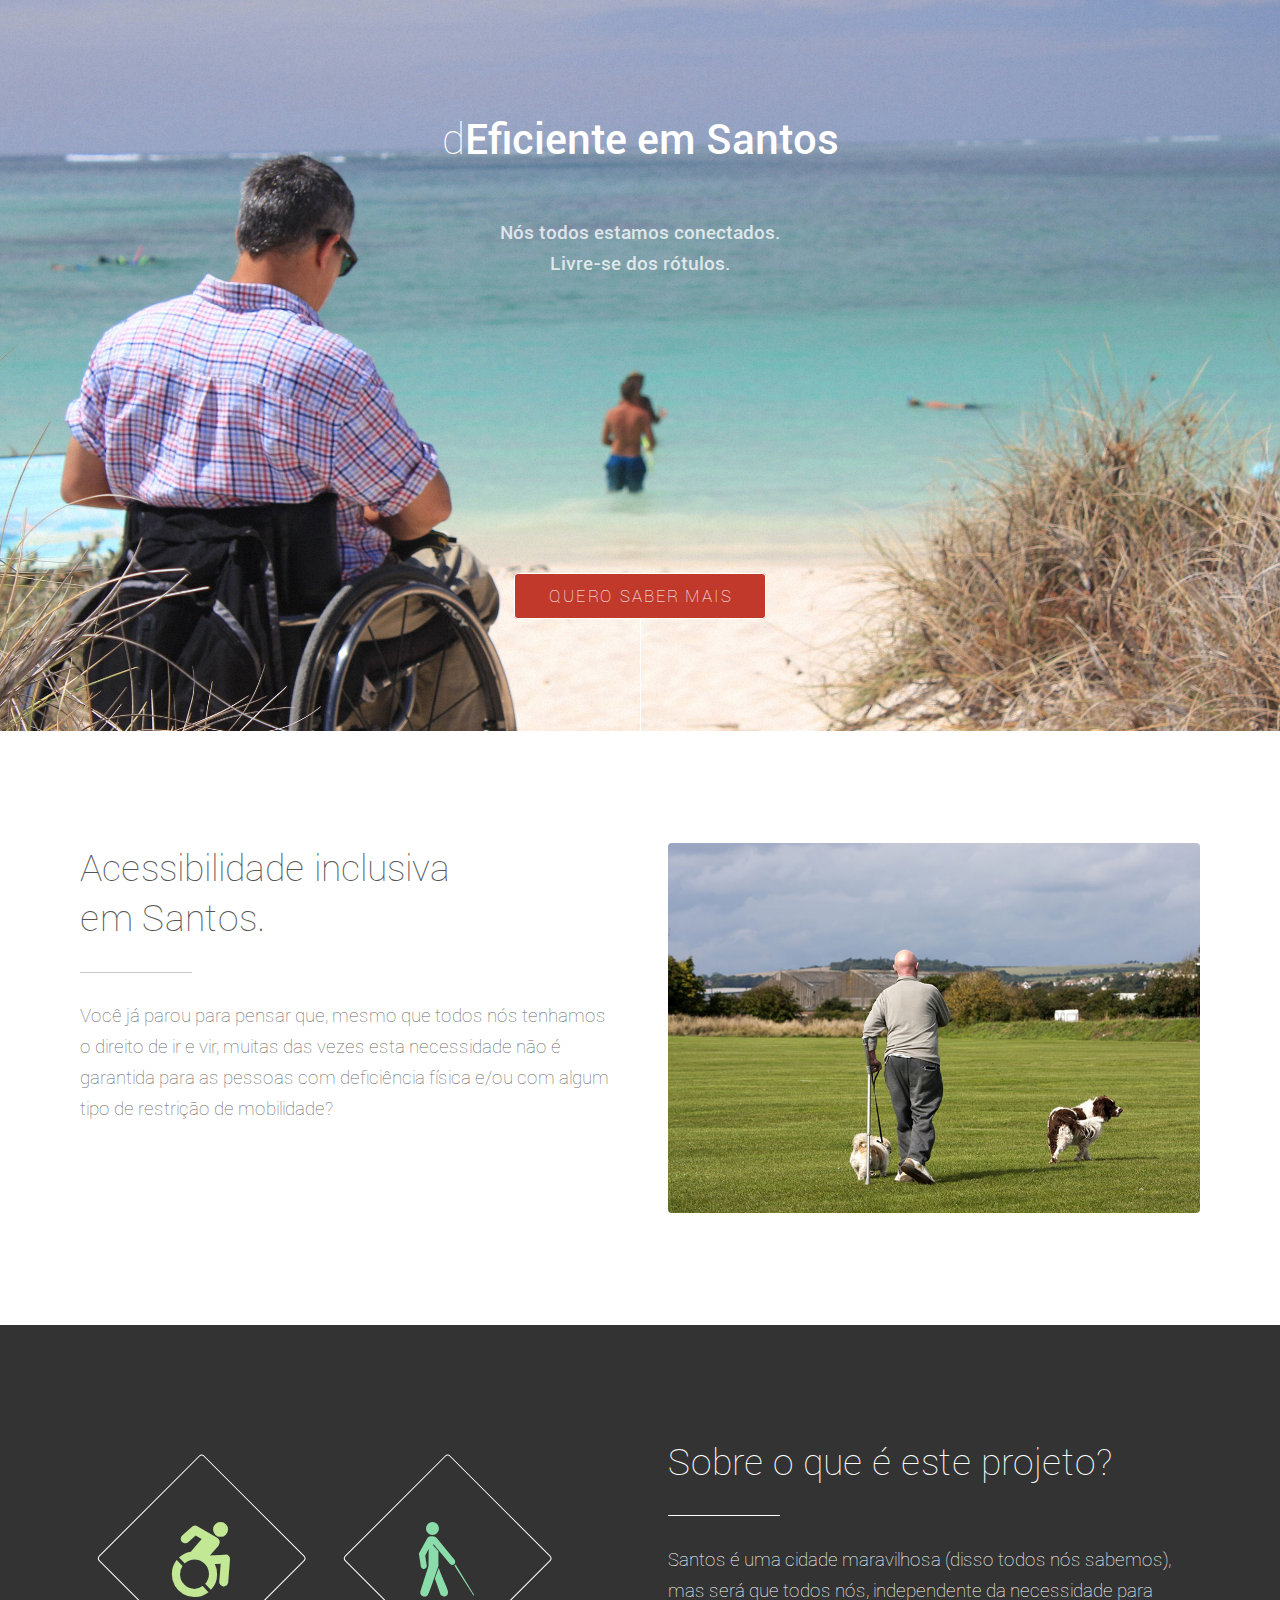
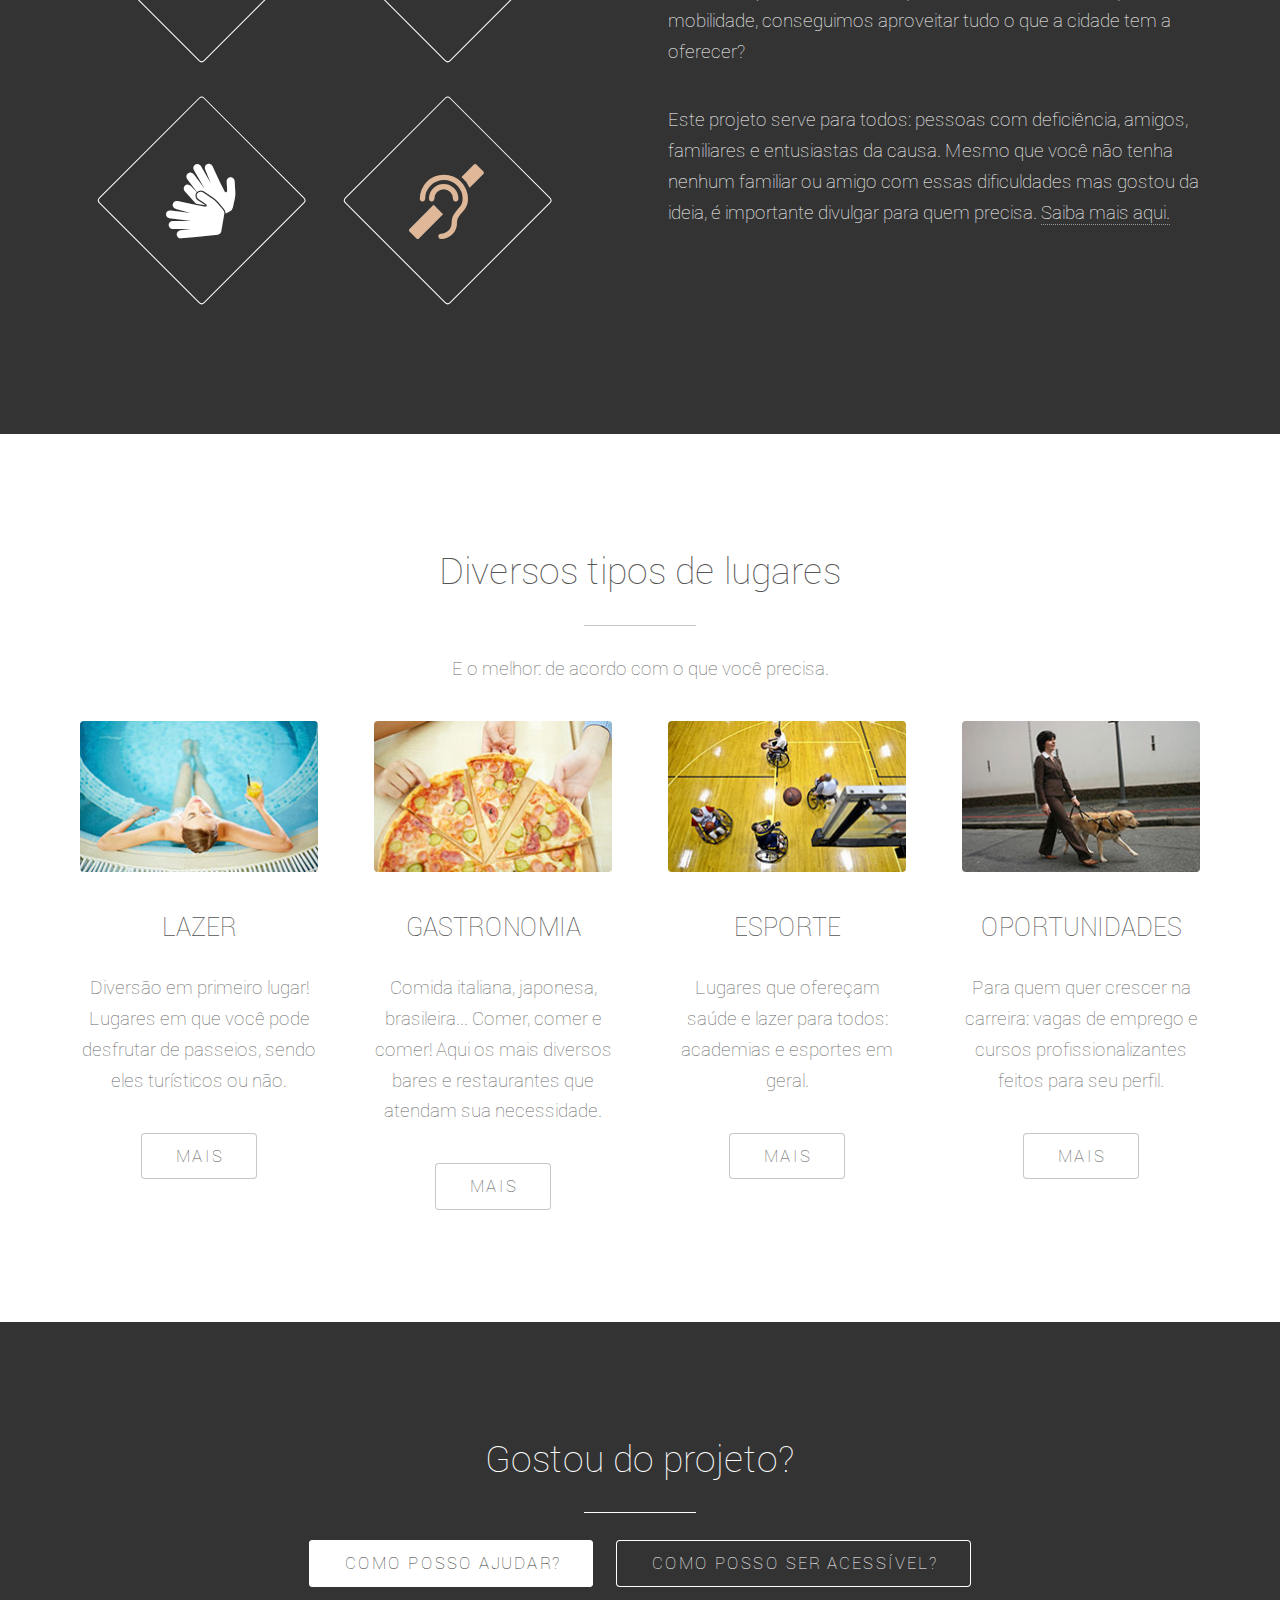
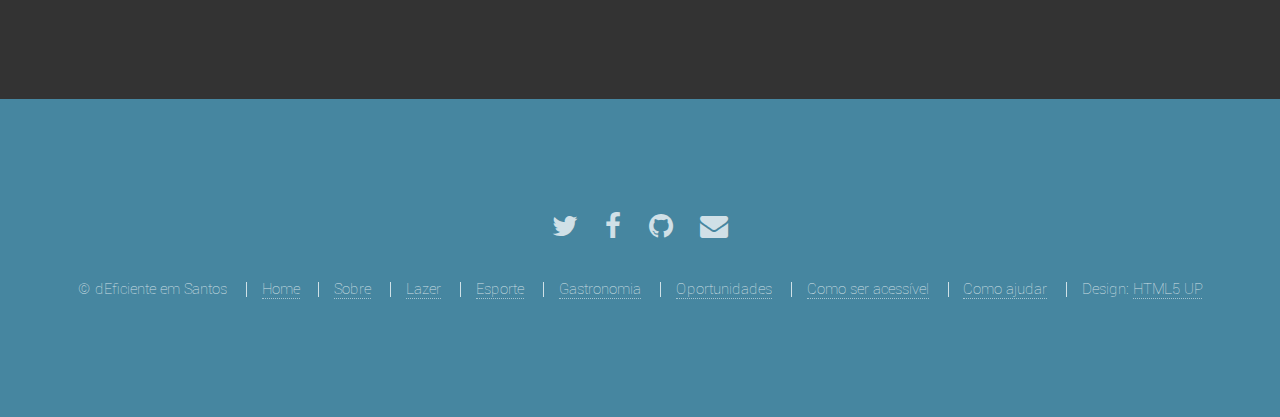
<file: index.html>
<!DOCTYPE HTML>
<!--
	Photon by HTML5 UP
	html5up.net | @ajlkn
	Free for personal and commercial use under the CCA 3.0 license (html5up.net/license)
-->
<html>
	<head>
		<title>Deficiente em Santos</title>
		<meta charset="utf-8" />
		<meta name="viewport" content="width=device-width, initial-scale=1" />
		<!--[if lte IE 8]><script src="assets/js/ie/html5shiv.js"></script><![endif]-->
		<link rel="stylesheet" href="assets/css/main.css" />
		<!--[if lte IE 8]><link rel="stylesheet" href="assets/css/ie8.css" /><![endif]-->
		<!--[if lte IE 9]><link rel="stylesheet" href="assets/css/ie9.css" /><![endif]-->
	</head>
	<body>
      
      <!-- Google Tag Manager -->
      <noscript><iframe src="//www.googletagmanager.com/ns.html?id=GTM-TJSLZ4"
                        height="0" width="0" style="display:none;visibility:hidden"></iframe></noscript>
      <script>(function(w,d,s,l,i){w[l]=w[l]||[];w[l].push({'gtm.start':
      new Date().getTime(),event:'gtm.js'});var f=d.getElementsByTagName(s)[0],
      j=d.createElement(s),dl=l!='dataLayer'?'&l='+l:'';j.async=true;j.src=
      '//www.googletagmanager.com/gtm.js?id='+i+dl;f.parentNode.insertBefore(j,f);
      })(window,document,'script','dataLayer','GTM-TJSLZ4');</script>
      <!-- End Google Tag Manager -->

		<!-- Header -->
		<section id="header">
			<div class="inner">
                <h1>d<strong>Eficiente em Santos</strong></h1><br />
				<p>Nós todos estamos conectados. <br />
				Livre-se dos rótulos. </p>
                <br /><br /><br /><br /><br /><br /><br /><br />
				<ul class="actions">
					<li><a href="#one" class="button scrolly"> QUERO SABER MAIS </a></li>
				</ul>
			</div>
		</section>

		<!-- One -->
			<section id="one" class="main style1">
				<div class="container">
					<div class="row 150%">
						<div class="6u 12u$(medium)">
							<header class="major">
								<h2>Acessibilidade inclusiva  <br /> em Santos. </h2>
							</header>
							<p> Você já parou para pensar que, mesmo que todos nós tenhamos o direito de ir e vir, muitas das vezes esta necessidade não é garantida para as pessoas com deficiência física e/ou com algum tipo de restrição de mobilidade?</p>
						</div>
						<div class="6u$ 12u$(medium) important(medium)">
							<span class="image fit"><img src="images/dog.jpg" alt="" /></span>
						</div>
					</div>
				</div>
			</section>

		<!-- Two -->
			<section id="two" class="main style2" style="color: white;">
				<div class="container">
					<div class="row 150%">
						<div class="6u 12u$(medium)">
							<ul class="major-icons">
								<li><span class="icon style1 major fa-wheelchair-alt"></span></li>
								<li><span class="icon style2 major fa-blind"></span></li>
								<li><span class="icon style3 major fa-sign-language"></span></li>
								<li><span class="icon style4 major fa-deaf"></span></li>
							</ul>
						</div>
						<div class="6u$ 12u$(medium)">
							<header class="major">
								<h2>Sobre o que é este projeto?</h2>
							</header>
							<p>Santos é uma cidade maravilhosa (disso todos nós sabemos), mas será que todos nós, independente da necessidade para mobilidade, conseguimos aproveitar tudo o que a cidade tem a oferecer?</p>
                                                        <p>Este projeto serve para todos: pessoas com deficiência, amigos, familiares e entusiastas da causa. Mesmo que você não tenha nenhum familiar ou amigo com essas dificuldades mas gostou da ideia, é importante divulgar para quem precisa. <a href="sobre.html">Saiba mais aqui.</a></p> 
						</div>
					</div>
				</div>
			</section>

		<!-- Three -->
			<section id="three" class="main style1 special">
				<div class="container">
					<header class="major">
						<h2>Diversos tipos de lugares</h2>
					</header>
					<p>E o melhor: de acordo com o que você precisa.</p>
					<div class="row 150%">

						<div class="3u 6u(medium) 12u$(small)">
							<span class="image fit">
							    <picture>
							        <source srcset="images/mulher-piscina--240.jpg" media="(min-width: 1000px)">
							        <source srcset="images/mulher-piscina--650.jpg" media="(min-width: 800px)">
							        <img srcset="images/mulher-piscina--650.jpg" alt="">
							    </picture>
							</span>
							<h3>LAZER</h3>
							<p>Diversão em primeiro lugar! Lugares em que você pode desfrutar de passeios, sendo eles turísticos ou não.</p>
							<ul class="actions">
								<li><a href="lazer.html" class="button">MAIS</a></li>
							</ul>
						</div>

						<div class="3u 6u(medium) 12u$(small)">
							<span class="image fit">
							    <picture>
							        <source srcset="images/pizza--240.jpg" media="(min-width: 1000px)">
							        <source srcset="images/pizza--650.jpg" media="(min-width: 800px)">
							        <img srcset="images/pizza--650.jpg" alt="">
							    </picture>
							</span>
							<h3>GASTRONOMIA</h3>
							<p>Comida italiana, japonesa, brasileira... Comer, comer e comer! Aqui os mais diversos bares e restaurantes que atendam sua necessidade.</p>
							<ul class="actions">
								<li><a href="gastronomia.html" class="button">MAIS</a></li>
							</ul>
						</div>

						<div class="3u 6u(medium) 12u$(small)">
							<span class="image fit">
							    <picture>
							        <source srcset="images/basketball--240.jpg" media="(min-width: 1000px)">
							        <source srcset="images/basketball--650.jpg" media="(min-width: 800px)">
							        <img srcset="images/basketball--650.jpg" alt="">
							    </picture>
							</span>
							<h3>ESPORTE</h3>
							<p>Lugares que ofereçam saúde e lazer para todos: academias e esportes em geral.</p>
							<ul class="actions">
								<li><a href="esporte.html" class="button">MAIS</a></li>
							</ul>
						</div>

						<div class="3u$ 6u(medium) 12u$(small)">
							<span class="image fit">
							    <picture>
							        <source srcset="images/mulher-cachorro--240.jpg" media="(min-width: 1000px)">
							        <source srcset="images/mulher-cachorro--650.jpg" media="(min-width: 800px)">
							        <img srcset="images/mulher-cachorro--650.jpg" alt="">
							    </picture>
							</span>
							<h3>OPORTUNIDADES</h3>
							<p>Para quem quer crescer na carreira: vagas de emprego e cursos profissionalizantes feitos para seu perfil.</p>
							<ul class="actions">
								<li><a href="oportunidades.html" class="button">MAIS</a></li>
							</ul>
						</div>
					</div>
				</div>
			</section>

		<!-- Four -->
			<section id="four" class="main style2 special">
				<div class="container">
					<header class="major">
						<h2>Gostou do projeto? </h2>
					</header>
					<ul class="actions uniform">
						<li><a href="como-ajudar.html" class="button special">COMO POSSO AJUDAR?</a></li>
						<li><a href="como-acessivel.html" class="button">COMO POSSO SER ACESSÍVEL?</a></li>
					</ul>
				</div>
			</section>
                
		<!-- Footer -->
			<section id="footer">
				<ul class="icons">
					<li><a href="https://twitter.com/EficienteSantos" class="icon alt fa-twitter"><span class="label">Twitter</span></a></li>
					<li><a href="https://www.facebook.com/dEFICIENTE-em-Santos-1076022672433850/?fref=ts" class="icon alt fa-facebook"><span class="label">Facebook</span></a></li>
					<li><a href="https://github.com/rcgivisiez/deficiente-em-santos" class="icon alt fa-github"><span class="label">GitHub</span></a></li>
					<li><a href="mailto:deficienteemsantos@gmail.com" class="icon alt fa-envelope"><span class="label">Email</span></a></li>
				</ul>
				<ul class="copyright">
        <li>&copy; dEficiente em Santos</li>
        <li><a href="index.html">Home</a></li>
        <li><a href="sobre.html">Sobre</a></li>
        <li><a href="lazer.html">Lazer</a></li>
        <li><a href="esporte.html">Esporte</a></li>
        <li><a href="gastronomia.html">Gastronomia</a></li>
        <li><a href="oportunidades.html">Oportunidades</a></li>
        <li><a href="como-acessivel.html">Como ser acessível</a></li>
        <li><a href="como-ajudar.html">Como ajudar</a></li>
        <li>Design: <a href="http://html5up.net">HTML5 UP</a></li>
      </ul>
			</section>

		<!-- Scripts -->
			<script src="assets/js/jquery.min.js"></script>
			<script src="assets/js/jquery.scrolly.min.js"></script>
			<script src="assets/js/skel.min.js"></script>
			<script src="assets/js/util.js"></script>
			<!--[if lte IE 8]><script src="assets/js/ie/respond.min.js"></script><![endif]-->
			<script src="assets/js/main.js"></script>

    		<script>document.createElement( "picture" );// Picture element HTML5 shiv</script>
    		<script src="assets/js/picturefill.min.js" async></script>

	</body>
</html>
</file>
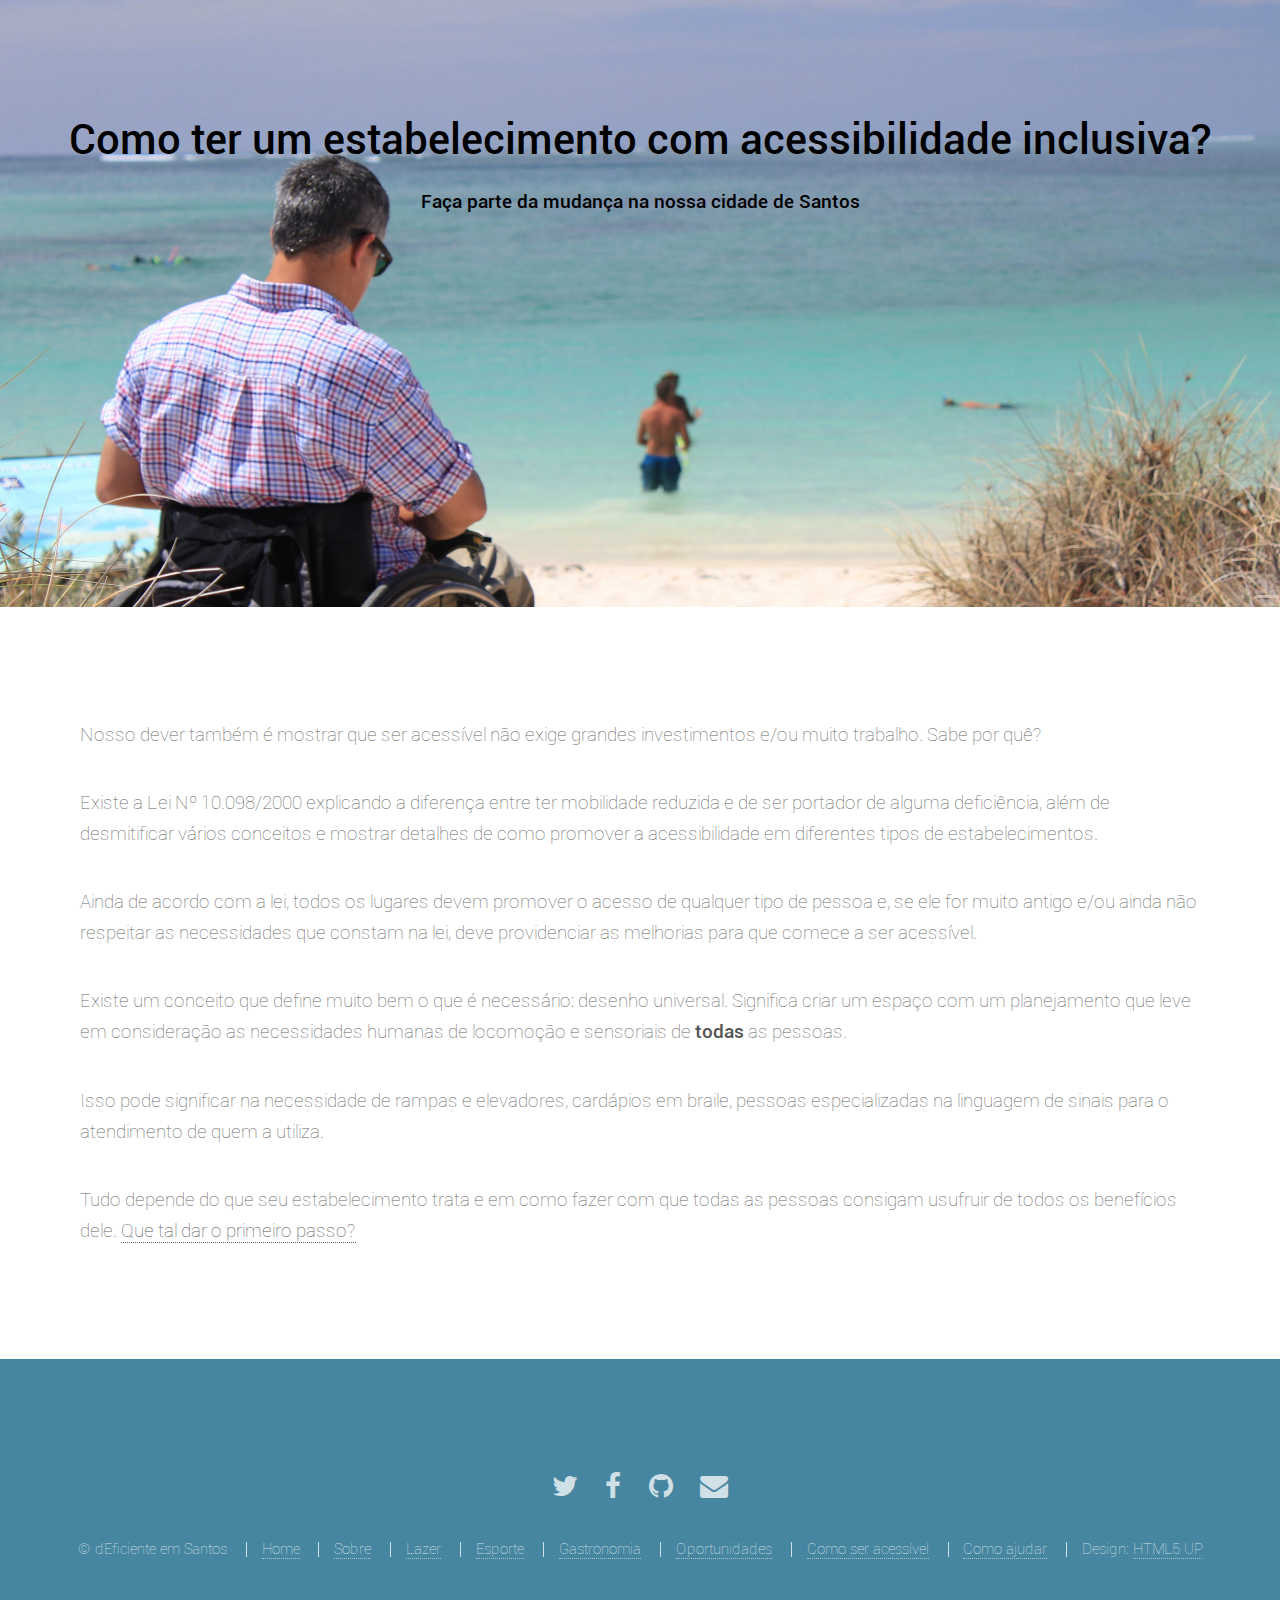
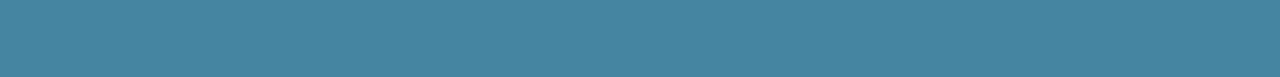
<file: como-acessivel.html>
<!DOCTYPE HTML>
<!--
    Photon by HTML5 UP
    html5up.net | @ajlkn
    Free for personal and commercial use under the CCA 3.0 license (html5up.net/license)
-->
<html lang="pt-br">
  <head>
    <title>Deficiente em Santos</title>
    <meta charset="utf-8" />
    <meta name="viewport" content="width=device-width, initial-scale=1" />
    <!--[if lte IE 8]><script src="assets/js/ie/html5shiv.js"></script><![endif]-->
    <link rel="stylesheet" href="assets/css/main.css" />
    <!--[if lte IE 8]><link rel="stylesheet" href="assets/css/ie8.css" /><![endif]-->
    <!--[if lte IE 9]><link rel="stylesheet" href="assets/css/ie9.css" /><![endif]-->
  </head>
  <body>

    <!-- Google Tag Manager -->
    <noscript><iframe src="//www.googletagmanager.com/ns.html?id=GTM-TJSLZ4"
                      height="0" width="0" style="display:none;visibility:hidden"></iframe></noscript>
    <script>(function (w, d, s, l, i) {
        w[l] = w[l] || [];
        w[l].push({'gtm.start':
                      new Date().getTime(), event: 'gtm.js'});
        var f = d.getElementsByTagName(s)[0],
                  j = d.createElement(s), dl = l != 'dataLayer' ? '&l=' + l : '';
        j.async = true;
        j.src =
                  '//www.googletagmanager.com/gtm.js?id=' + i + dl;
        f.parentNode.insertBefore(j, f);
      })(window, document, 'script', 'dataLayer', 'GTM-TJSLZ4');</script>
    <!-- End Google Tag Manager -->

    <!-- Header -->
    <section id="header" style="background-image: url('images/background-principal.jpg'); background-size: cover;  color: black;">
      <div class="inner">
        <h1><strong  style="color: black;">Como ter um estabelecimento com acessibilidade inclusiva?</strong></h1>
        <p>Faça parte da mudança na nossa cidade de Santos</p>
        <br />
        <br /><br /><br /><br /><br /><br /><br /><br />
      </div>
    </section>

    <!-- One -->
    <section id="one" class="main style1">
      <div class="container">
        <div class="row 100%">
          <div class="12u 12u$(medium)">
            <p>Nosso dever também é mostrar que ser acessível não exige grandes investimentos e/ou muito trabalho. Sabe por quê? 
            <p>Existe a Lei Nº 10.098/2000 explicando a diferença entre ter mobilidade reduzida e de ser portador de alguma deficiência, além de desmitificar vários conceitos e mostrar detalhes de como promover a acessibilidade em diferentes tipos de estabelecimentos.</p>
            <p>Ainda de acordo com a lei, todos os lugares devem promover o acesso de qualquer tipo de pessoa e, se ele for muito antigo e/ou ainda não respeitar as necessidades que constam na lei, deve providenciar as melhorias para que comece a ser acessível.</p>
            <p>Existe um conceito que define muito bem o que é necessário: desenho universal. Significa criar um espaço com um planejamento que leve em consideração as necessidades humanas de locomoção e sensoriais de <strong>todas</strong> as pessoas.</p>
            <p>Isso pode significar na necessidade de rampas e elevadores, cardápios em braile, pessoas especializadas na linguagem de sinais para o atendimento de quem a utiliza.</p>
            <p>Tudo depende do que seu estabelecimento trata e em como fazer com que todas as pessoas consigam usufruir de todos os benefícios dele. <strong><a href="./como-ajudar.html">Que tal dar o primeiro passo?</a></strong></p>
          </div>
        </div>
      </div>
    </section>

    <!-- Footer -->
    <section id="footer">
      <ul class="icons">
        <li><a href="https://twitter.com/EficienteSantos" class="icon alt fa-twitter"><span class="label">Twitter</span></a></li>
        <li><a href="https://www.facebook.com/dEFICIENTE-em-Santos-1076022672433850/?fref=ts" class="icon alt fa-facebook"><span class="label">Facebook</span></a></li>
        <li><a href="https://github.com/rcgivisiez/deficiente-em-santos" class="icon alt fa-github"><span class="label">GitHub</span></a></li>
        <li><a href="mailto:deficienteemsantos@gmail.com" class="icon alt fa-envelope"><span class="label">Email</span></a></li>
      </ul>
      <ul class="copyright">
        <li>&copy; dEficiente em Santos</li>
        <li><a href="index.html">Home</a></li>
        <li><a href="sobre.html">Sobre</a></li>
        <li><a href="lazer.html">Lazer</a></li>
        <li><a href="esporte.html">Esporte</a></li>
        <li><a href="gastronomia.html">Gastronomia</a></li>
        <li><a href="oportunidades.html">Oportunidades</a></li>
        <li><a href="como-acessivel.html">Como ser acessível</a></li>
        <li><a href="como-ajudar.html">Como ajudar</a></li>
        <li>Design: <a href="http://html5up.net">HTML5 UP</a></li>
      </ul>
    </section>

    <!-- Scripts -->
    <script src="assets/js/jquery.min.js"></script>
    <script src="assets/js/jquery.scrolly.min.js"></script>
    <script src="assets/js/skel.min.js"></script>
    <script src="assets/js/util.js"></script>
    <!--[if lte IE 8]><script src="assets/js/ie/respond.min.js"></script><![endif]-->
    <script src="assets/js/main.js"></script>

  </body>
</html>
</file>
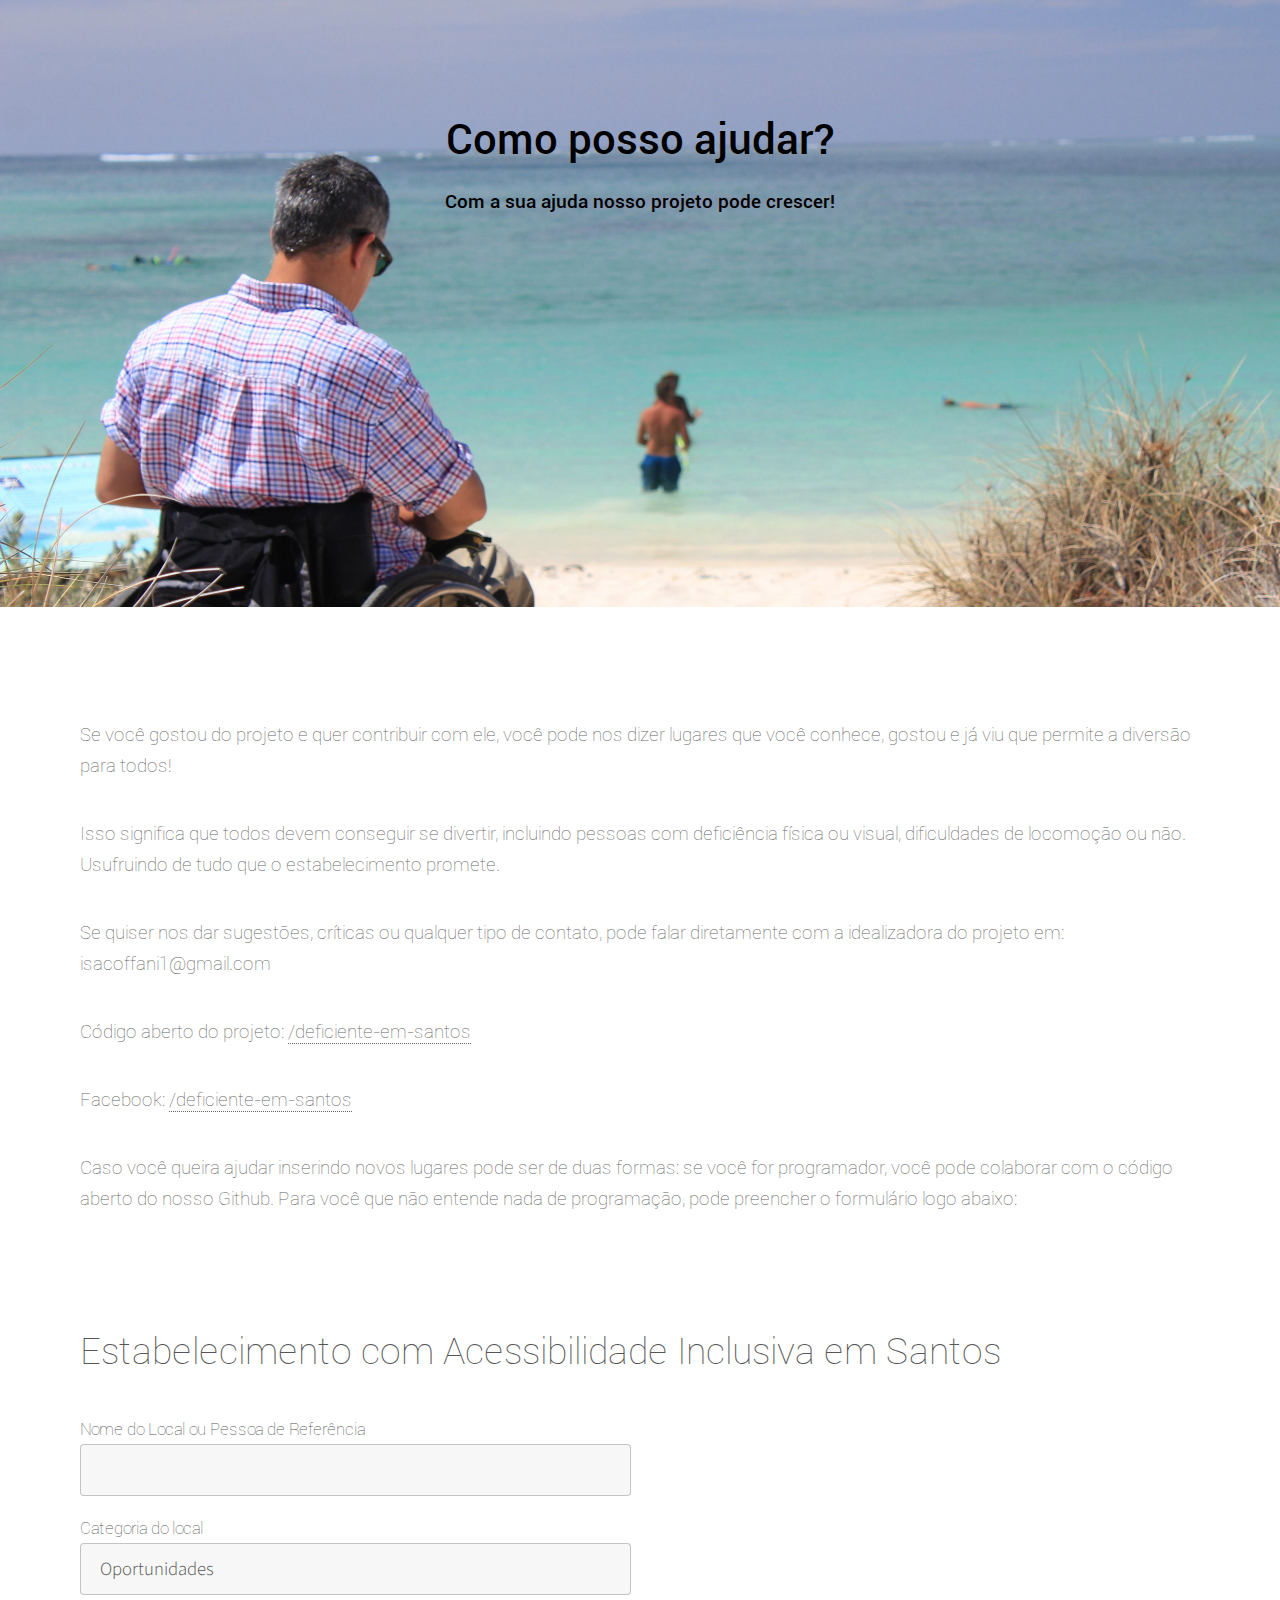
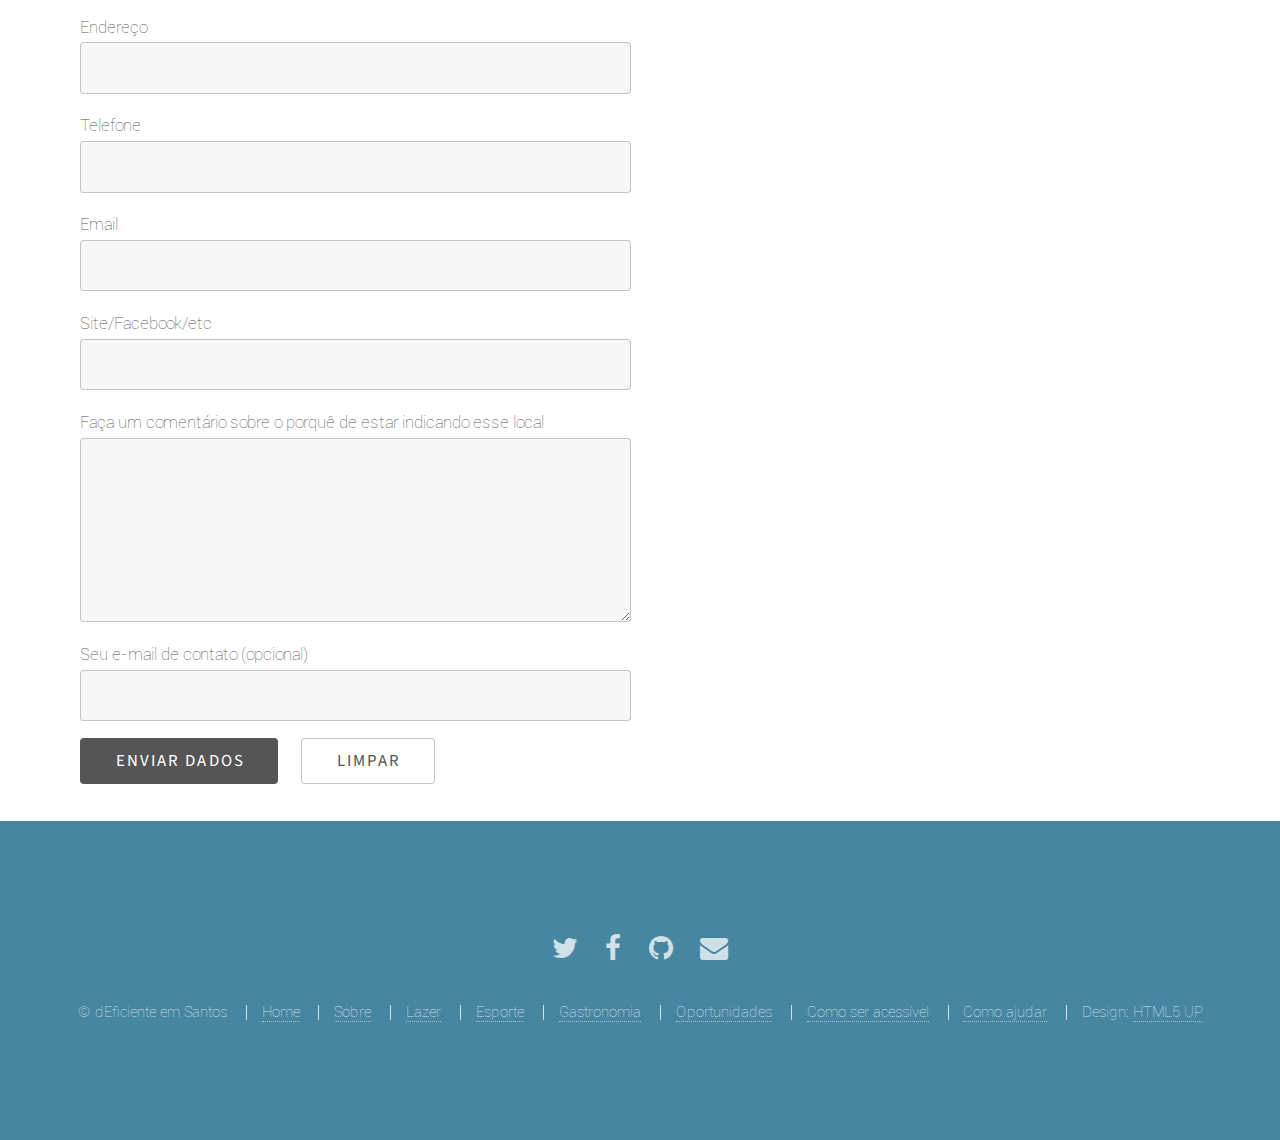
<file: como-ajudar.html>
<!DOCTYPE HTML>
<!--
  Photon by HTML5 UP
  html5up.net | @ajlkn
  Free for personal and commercial use under the CCA 3.0 license (html5up.net/license)
-->
<html lang="pt-br">
  <head>
    <title>Deficiente em Santos</title>
    <meta charset="utf-8" />
    <meta name="viewport" content="width=device-width, initial-scale=1" />
    <!--[if lte IE 8]><script src="assets/js/ie/html5shiv.js"></script><![endif]-->
    <link rel="stylesheet" href="assets/css/main.css" />
    <!--[if lte IE 8]><link rel="stylesheet" href="assets/css/ie8.css" /><![endif]-->
    <!--[if lte IE 9]><link rel="stylesheet" href="assets/css/ie9.css" /><![endif]-->
  </head>
  <body>

    <!-- Google Tag Manager -->
    <noscript><iframe src="//www.googletagmanager.com/ns.html?id=GTM-TJSLZ4"
                      height="0" width="0" style="display:none;visibility:hidden"></iframe></noscript>
    <script>(function (w, d, s, l, i) {
        w[l] = w[l] || [];
        w[l].push({'gtm.start':
                      new Date().getTime(), event: 'gtm.js'});
        var f = d.getElementsByTagName(s)[0],
                  j = d.createElement(s), dl = l != 'dataLayer' ? '&l=' + l : '';
        j.async = true;
        j.src =
                  '//www.googletagmanager.com/gtm.js?id=' + i + dl;
        f.parentNode.insertBefore(j, f);
      })(window, document, 'script', 'dataLayer', 'GTM-TJSLZ4');</script>
    <!-- End Google Tag Manager -->

    <!-- Header -->
    <section id="header" style="background-image: url('images/background-principal.jpg'); background-size: cover;  color: black;">
      <div class="inner">
        <h1><strong  style="color: black;">Como posso ajudar?</strong></h1>
        <p>Com a sua ajuda nosso projeto pode crescer!</p>
        <br />
        <br /><br /><br /><br /><br /><br /><br /><br />
      </div>
    </section>

    <!-- One -->
    <section id="one" class="main style1">
      <div class="container">
        <div class="row 100%">
          <div class="12u 12u$(medium)">
            <p>Se você gostou do projeto e quer contribuir com ele, você pode nos dizer lugares que você conhece, gostou e já viu que permite a diversão para todos!</p>
            <p>Isso significa que todos devem conseguir se divertir, incluindo pessoas com deficiência física ou visual, dificuldades de locomoção ou não. Usufruindo de tudo que o estabelecimento promete.</p>
            <p>Se quiser nos dar sugestões, críticas ou qualquer tipo de contato, pode falar diretamente com a idealizadora do projeto em: isacoffani1@gmail.com</p>
            <p>Código aberto do projeto: <a href="https://github.com/rcgivisiez/deficiente-em-santos">/deficiente-em-santos</a></p>
            <p>Facebook: <a href="https://www.facebook.com/dEFICIENTE-em-Santos-1076022672433850/">/deficiente-em-santos</a></p>
            <p>Caso você queira ajudar inserindo novos lugares pode ser de duas formas: se você for programador, você pode colaborar com o código aberto do nosso Github. Para você que não entende nada de programação, pode preencher o formulário logo abaixo:</p>

          </div>
        </div>
      </div>
    </section>

    <section>
      <div class="container">
        <h2>Estabelecimento com Acessibilidade Inclusiva em Santos</h2>
        <form action="https://formspree.io/deficienteemsantos@gmail.com" method="POST" class="register-form">
          <div class="row uniform 50%">
            <div class="6u 12u$(medium)">
              <label>
                Nome do Local ou Pessoa de Referência
                <input type="text" name="nome" required>
              </label>

              <label>
                Categoria do local
                <select name="select" required>
                  <option value="lazer">Lazer</option>
                  <option value="gastronomia">Gastronomia</option>
                  <option value="oportunidades" selected>Oportunidades</option>
                  <option value="esporte">Esporte</option>
                </select>
              </label>

              <label class="input-1-3 input-np">
                Endereço
                <input type="text" name="endereco" required>
              </label>

              <label class="input-1-3">
                Telefone
                <input type="text" name="telefone" required>
              </label>

              <label class="input-1-3">
                Email
                <input type="email" name="email">
              </label>

              <label class="input-1-3 input-np">
                Site/Facebook/etc
                <input type="text" name="site">
              </label>

              <label>
                Faça um comentário sobre o porquê de estar indicando esse local
                <textarea name="desc" cols="30" rows="5"></textarea>
              </label>

              <label>
                Seu e-mail de contato (opcional)
                <input type="email" name="email-contrib">
              </label>

              <ul class="actions">
                <li><input type="submit" class="special" value="Enviar dados"></li>
                <li><input type="reset" value="Limpar" /></li>
              </ul>
            </div>
          </div>
        </form>
      </div>
    </section>
    
    
    <!--  <h4>Form</h4>
      <form method="post" action="#">
        <div class="row uniform 50%">
          <div class="6u 12u$(xsmall)">
            <input type="text" name="demo-name" id="demo-name" value="" placeholder="Name" />
          </div>
          <div class="6u$ 12u$(xsmall)">
            <input type="email" name="demo-email" id="demo-email" value="" placeholder="Email" />
          </div>
          <div class="12u$">
            <div class="select-wrapper">
              <select name="demo-category" id="demo-category">
                <option value="">- Category -</option>
                <option value="1">Manufacturing</option>
                <option value="1">Shipping</option>
                <option value="1">Administration</option>
                <option value="1">Human Resources</option>
              </select>
            </div>
          </div>
          <div class="4u 12u$(small)">
            <input type="radio" id="demo-priority-low" name="demo-priority" checked>
            <label for="demo-priority-low">Low</label>
          </div>
          <div class="4u 12u$(small)">
            <input type="radio" id="demo-priority-normal" name="demo-priority">
            <label for="demo-priority-normal">Normal</label>
          </div>
          <div class="4u$ 12u$(small)">
            <input type="radio" id="demo-priority-high" name="demo-priority">
            <label for="demo-priority-high">High</label>
          </div>
          <div class="6u 12u$(small)">
            <input type="checkbox" id="demo-copy" name="demo-copy">
            <label for="demo-copy">Email me a copy</label>
          </div>
          <div class="6u$ 12u$(small)">
            <input type="checkbox" id="demo-human" name="demo-human" checked>
            <label for="demo-human">Not a robot</label>
          </div>
          <div class="12u$">
            <textarea name="demo-message" id="demo-message" placeholder="Enter your message" rows="6"></textarea>
          </div>
          <div class="12u$">
            <ul class="actions">
              <li><input type="submit" value="Send Message" class="special" /></li>
              <li><input type="reset" value="Reset" /></li>
            </ul>
          </div>
        </div>
      </form>
    </section> -->

    <!-- Footer -->
    <section id="footer">
      <ul class="icons">
        <li><a href="https://twitter.com/EficienteSantos" class="icon alt fa-twitter"><span class="label">Twitter</span></a></li>
        <li><a href="https://www.facebook.com/dEFICIENTE-em-Santos-1076022672433850/?fref=ts" class="icon alt fa-facebook"><span class="label">Facebook</span></a></li>
        <li><a href="https://github.com/rcgivisiez/deficiente-em-santos" class="icon alt fa-github"><span class="label">GitHub</span></a></li>
        <li><a href="mailto:deficienteemsantos@gmail.com" class="icon alt fa-envelope"><span class="label">Email</span></a></li>
      </ul>
      <ul class="copyright">
        <li>&copy; dEficiente em Santos</li>
        <li><a href="index.html">Home</a></li>
        <li><a href="sobre.html">Sobre</a></li>
        <li><a href="lazer.html">Lazer</a></li>
        <li><a href="esporte.html">Esporte</a></li>
        <li><a href="gastronomia.html">Gastronomia</a></li>
        <li><a href="oportunidades.html">Oportunidades</a></li>
        <li><a href="como-acessivel.html">Como ser acessível</a></li>
        <li><a href="como-ajudar.html">Como ajudar</a></li>
        <li>Design: <a href="http://html5up.net">HTML5 UP</a></li>
      </ul>
    </section>

    <!-- Scripts -->
    <script src="assets/js/jquery.min.js"></script>
    <script src="assets/js/jquery.scrolly.min.js"></script>
    <script src="assets/js/skel.min.js"></script>
    <script src="assets/js/util.js"></script>
    <!--[if lte IE 8]><script src="assets/js/ie/respond.min.js"></script><![endif]-->
    <script src="assets/js/main.js"></script>

  </body>
</html>
</file>
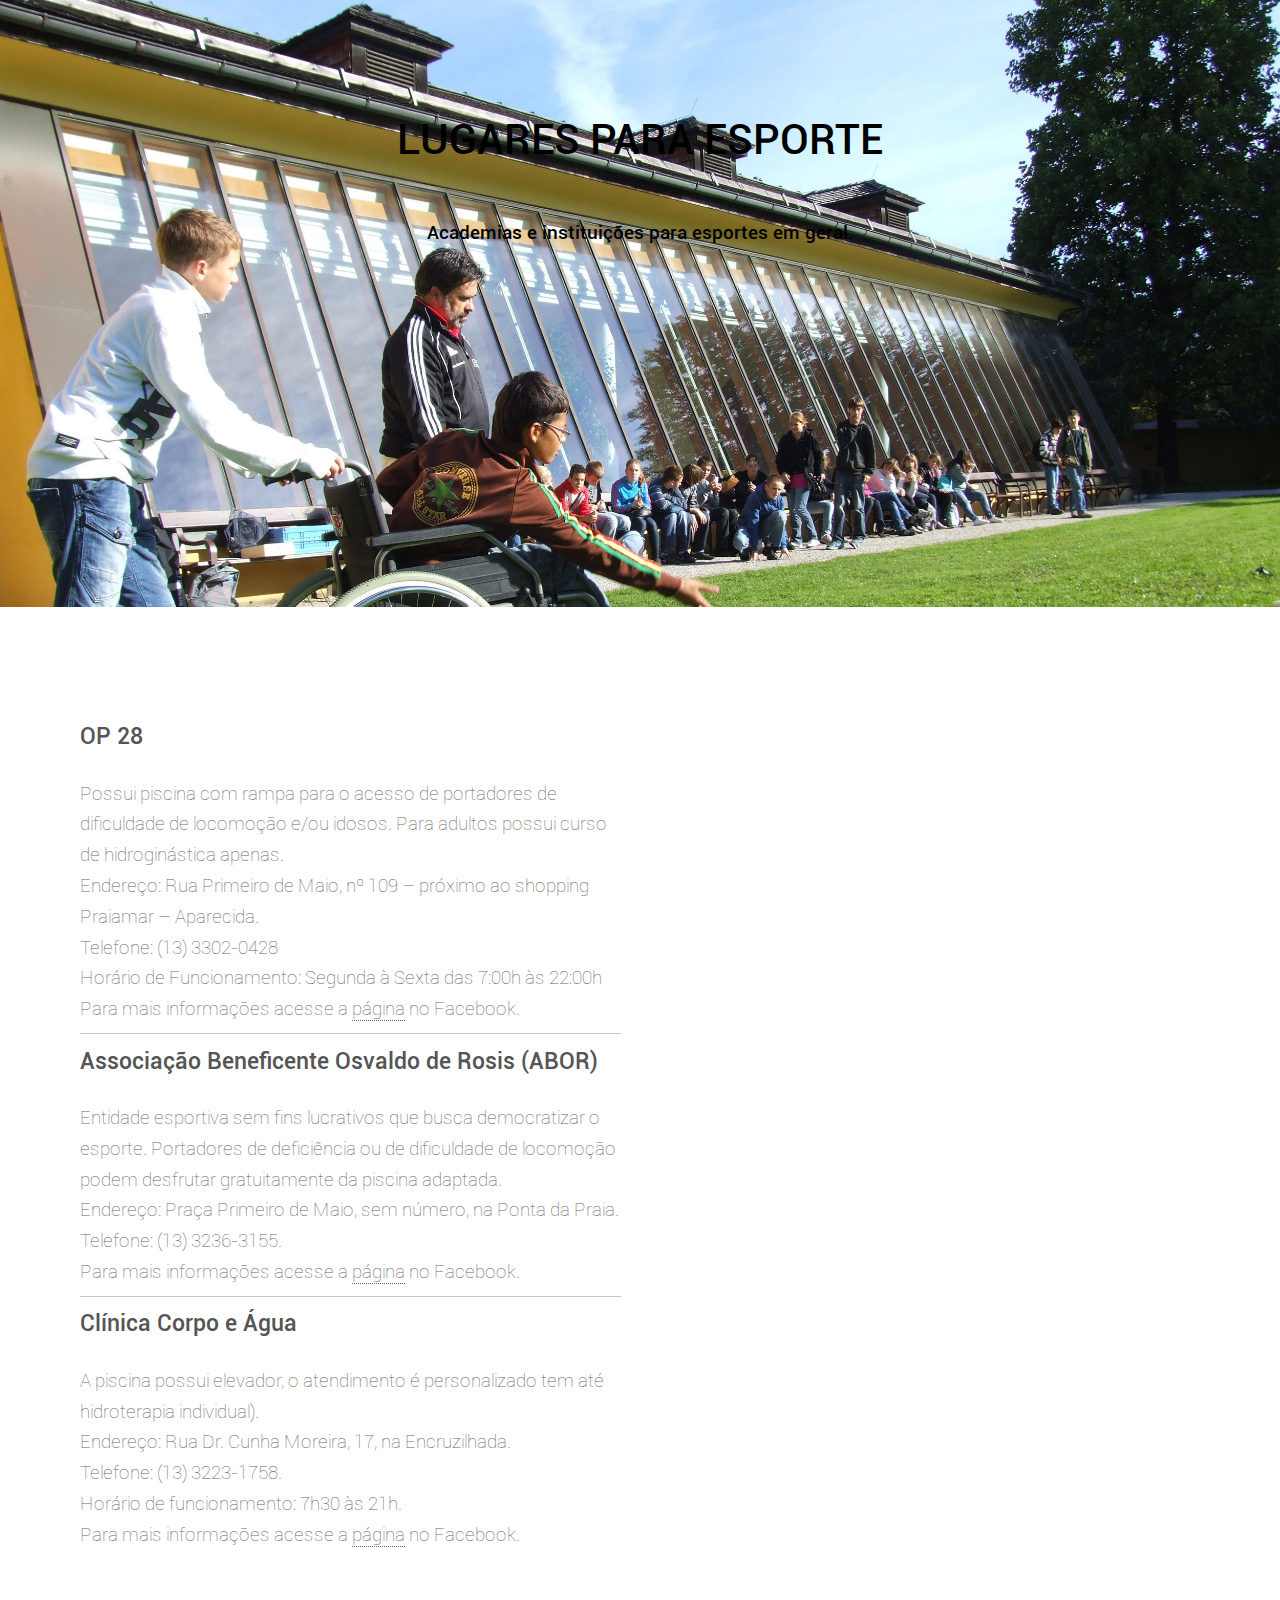
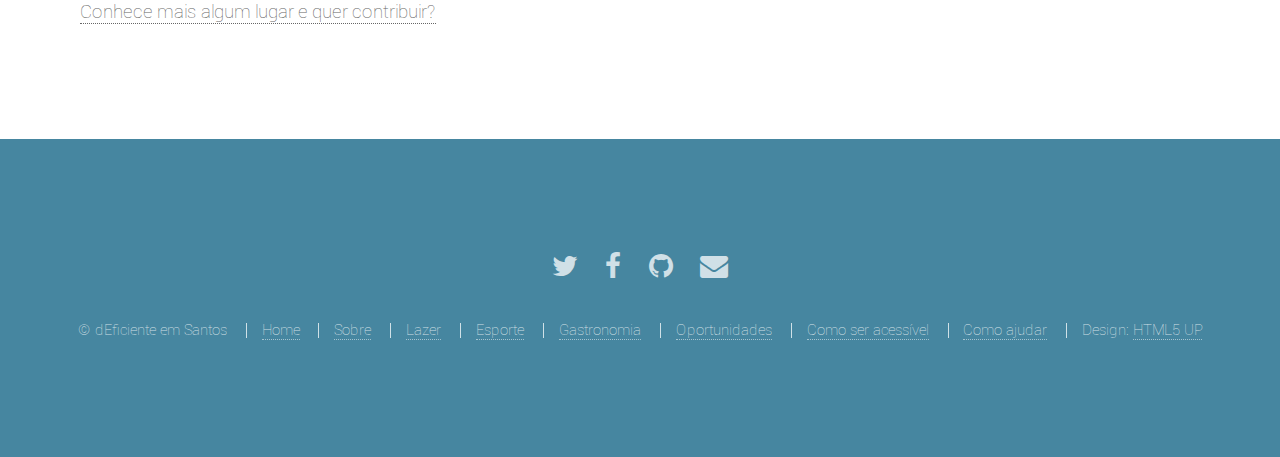
<file: esporte.html>
<!DOCTYPE HTML>
<!--
  Photon by HTML5 UP
  html5up.net | @ajlkn
  Free for personal and commercial use under the CCA 3.0 license (html5up.net/license)
-->
<html lang="pt-br">
  <head>
    <title>Deficiente em Santos</title>
    <meta charset="utf-8" />
    <meta name="viewport" content="width=device-width, initial-scale=1" />
    <!--[if lte IE 8]><script src="assets/js/ie/html5shiv.js"></script><![endif]-->
    <link rel="stylesheet" href="assets/css/main.css" />
    <!--[if lte IE 8]><link rel="stylesheet" href="assets/css/ie8.css" /><![endif]-->
    <!--[if lte IE 9]><link rel="stylesheet" href="assets/css/ie9.css" /><![endif]-->
  </head>
  <body>

    <!-- Google Tag Manager -->
    <noscript><iframe src="//www.googletagmanager.com/ns.html?id=GTM-TJSLZ4"
                      height="0" width="0" style="display:none;visibility:hidden"></iframe></noscript>
    <script>(function (w, d, s, l, i) {
        w[l] = w[l] || [];
        w[l].push({'gtm.start':
                      new Date().getTime(), event: 'gtm.js'});
        var f = d.getElementsByTagName(s)[0],
                  j = d.createElement(s), dl = l != 'dataLayer' ? '&l=' + l : '';
        j.async = true;
        j.src =
                  '//www.googletagmanager.com/gtm.js?id=' + i + dl;
        f.parentNode.insertBefore(j, f);
      })(window, document, 'script', 'dataLayer', 'GTM-TJSLZ4');</script>
    <!-- End Google Tag Manager -->

    <!-- Header -->
    <section id="header" style="background-image: url('images/esporte.jpg'); background-size: cover;  color: black;">
      <div class="inner">
        <h1><strong  style="color: black;">LUGARES PARA ESPORTE</strong></h1><br />
        <p>Academias e instituições para esportes em geral.</p>
        <br /><br /><br /><br /><br /><br /><br /><br />
      </div>
    </section>

    <!-- One -->
    <section id="one" class="main style1">
      <div class="container">
        <div class="row 100%">
          <div class="6u 12u$(medium)">
            <ul class="alt">
              <li> <h4> <strong>OP 28</strong> </h4>
                Possui piscina com rampa para o acesso de portadores de dificuldade de locomoção e/ou idosos. Para adultos possui curso de hidroginástica apenas.<br />
                Endereço: Rua Primeiro de Maio, nº 109 – próximo ao shopping Praiamar – Aparecida. <br />
                Telefone: (13) 3302-0428 <br />
                Horário de Funcionamento: Segunda à Sexta das 7:00h às 22:00h <br />
                Para mais informações acesse a <a href="https://www.facebook.com/pages/OP-28-Academia/320747018009147">página</a> no Facebook. <br />
              </li>
              <li> <h4> <strong>Associação Beneficente Osvaldo de Rosis (ABOR) </strong> </h4>
                Entidade esportiva sem fins lucrativos que busca democratizar o esporte. Portadores de deficiência ou de dificuldade de locomoção podem desfrutar gratuitamente da piscina adaptada. <br />
                Endereço: Praça Primeiro de Maio, sem número, na Ponta da Praia. <br />
                Telefone: (13) 3236-3155. <br />
                Para mais informações acesse a <a href="https://www.facebook.com/associacaobeneficenteosvaldoderosis/">página</a> no Facebook.
              </li>
              <li> <h4> <strong>Clínica Corpo e Água </strong> </h4>
              A piscina possui elevador, o atendimento é personalizado tem até hidroterapia individual).<br />
              Endereço: Rua Dr. Cunha Moreira, 17, na Encruzilhada. <br />
              Telefone: (13) 3223-1758.<br />
              Horário de funcionamento: 7h30 às 21h.<br />
              Para mais informações acesse a <a href="https://www.facebook.com/Clinica-Corpo-e-%C3%80gua-Fisioterapia-e-Hidroterapia-334322026750695/">página</a> no Facebook.
              </li>
            </ul>

            <p><a href="./como-ajudar.html">Conhece mais algum lugar e quer contribuir?</a></p>
            
          </div>
        </div>
      </div>
    </section>

    <!-- Footer -->
    <section id="footer">
      <ul class="icons">
        <li><a href="https://twitter.com/EficienteSantos" class="icon alt fa-twitter"><span class="label">Twitter</span></a></li>
        <li><a href="https://www.facebook.com/dEFICIENTE-em-Santos-1076022672433850/?fref=ts" class="icon alt fa-facebook"><span class="label">Facebook</span></a></li>
        <li><a href="https://github.com/rcgivisiez/deficiente-em-santos" class="icon alt fa-github"><span class="label">GitHub</span></a></li>
        <li><a href="mailto:deficienteemsantos@gmail.com" class="icon alt fa-envelope"><span class="label">Email</span></a></li>
      </ul>
      <ul class="copyright">
        <li>&copy; dEficiente em Santos</li>
        <li><a href="index.html">Home</a></li>
        <li><a href="sobre.html">Sobre</a></li>
        <li><a href="lazer.html">Lazer</a></li>
        <li><a href="esporte.html">Esporte</a></li>
        <li><a href="gastronomia.html">Gastronomia</a></li>
        <li><a href="oportunidades.html">Oportunidades</a></li>
        <li><a href="como-acessivel.html">Como ser acessível</a></li>
        <li><a href="como-ajudar.html">Como ajudar</a></li>
        <li>Design: <a href="http://html5up.net">HTML5 UP</a></li>
      </ul>
    </section>

    <!-- Scripts -->
    <script src="assets/js/jquery.min.js"></script>
    <script src="assets/js/jquery.scrolly.min.js"></script>
    <script src="assets/js/skel.min.js"></script>
    <script src="assets/js/util.js"></script>
    <!--[if lte IE 8]><script src="assets/js/ie/respond.min.js"></script><![endif]-->
    <script src="assets/js/main.js"></script>

  </body>
</html>
</file>
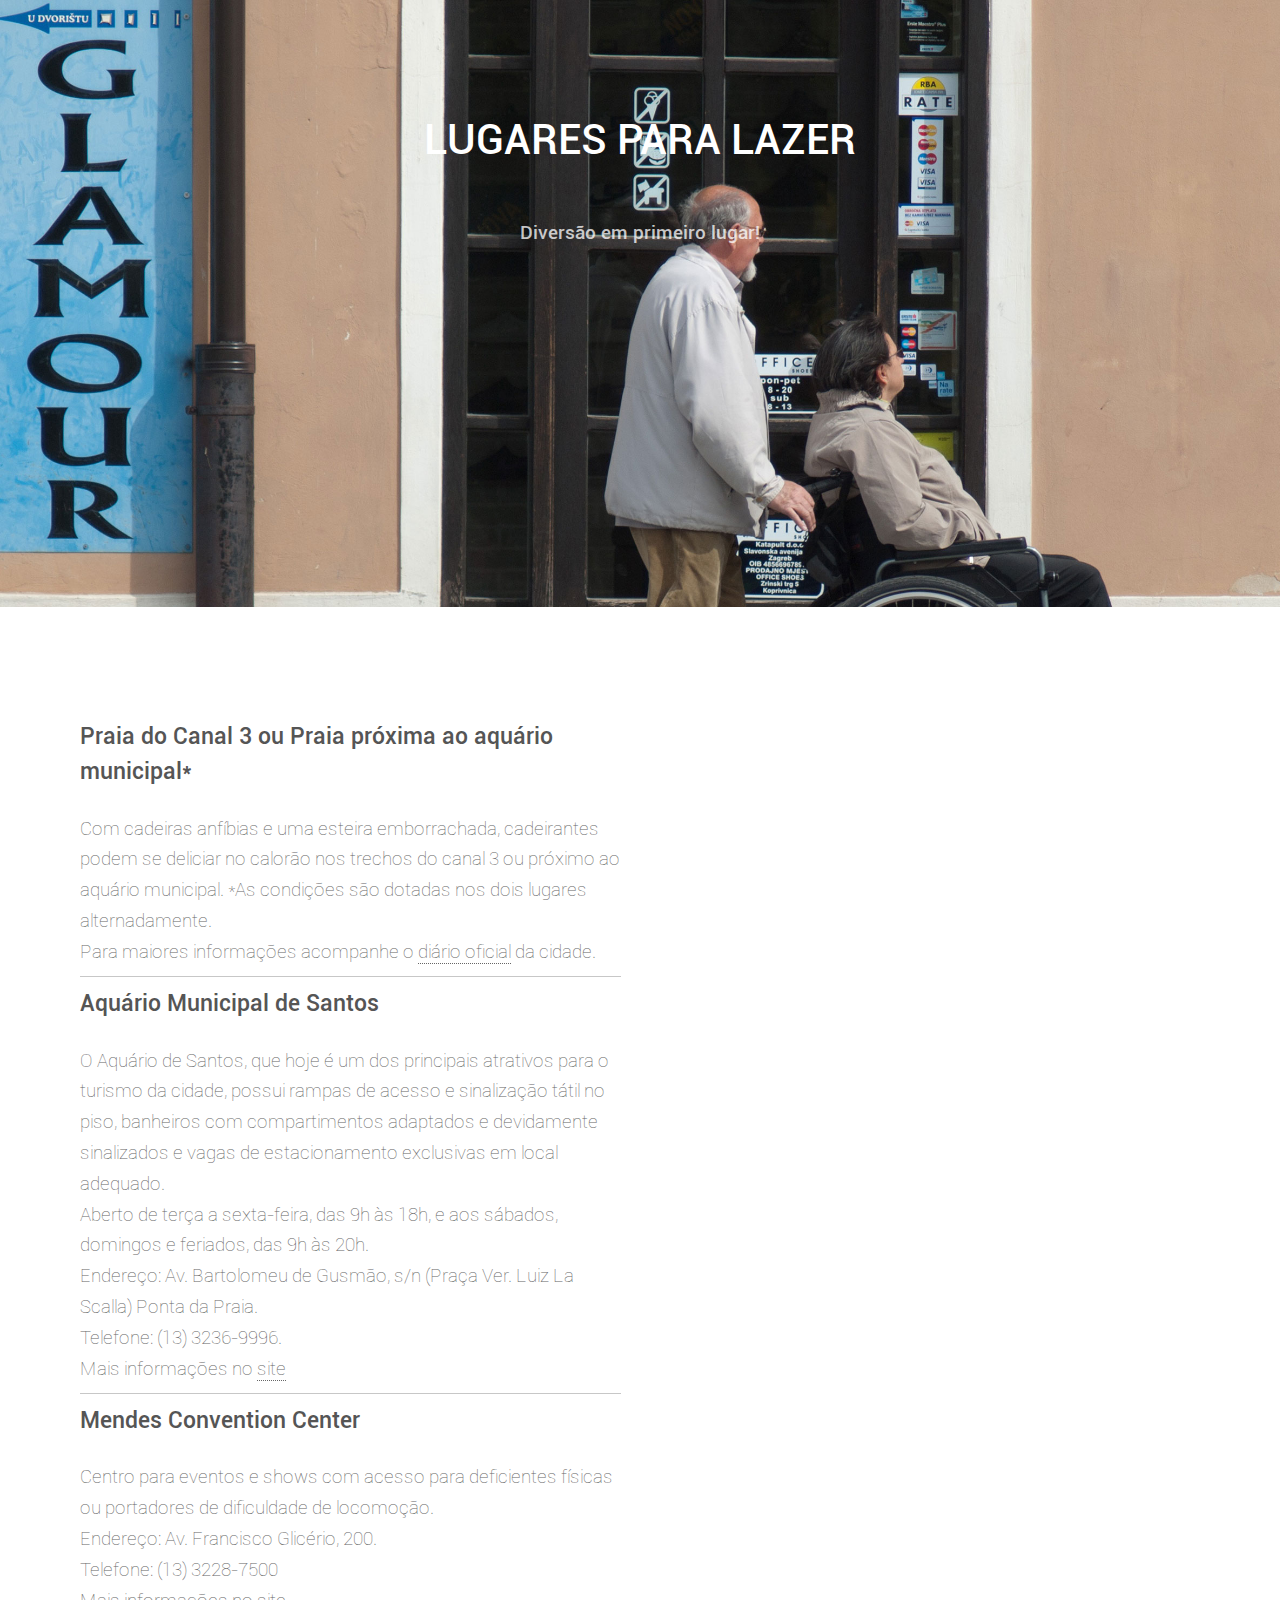
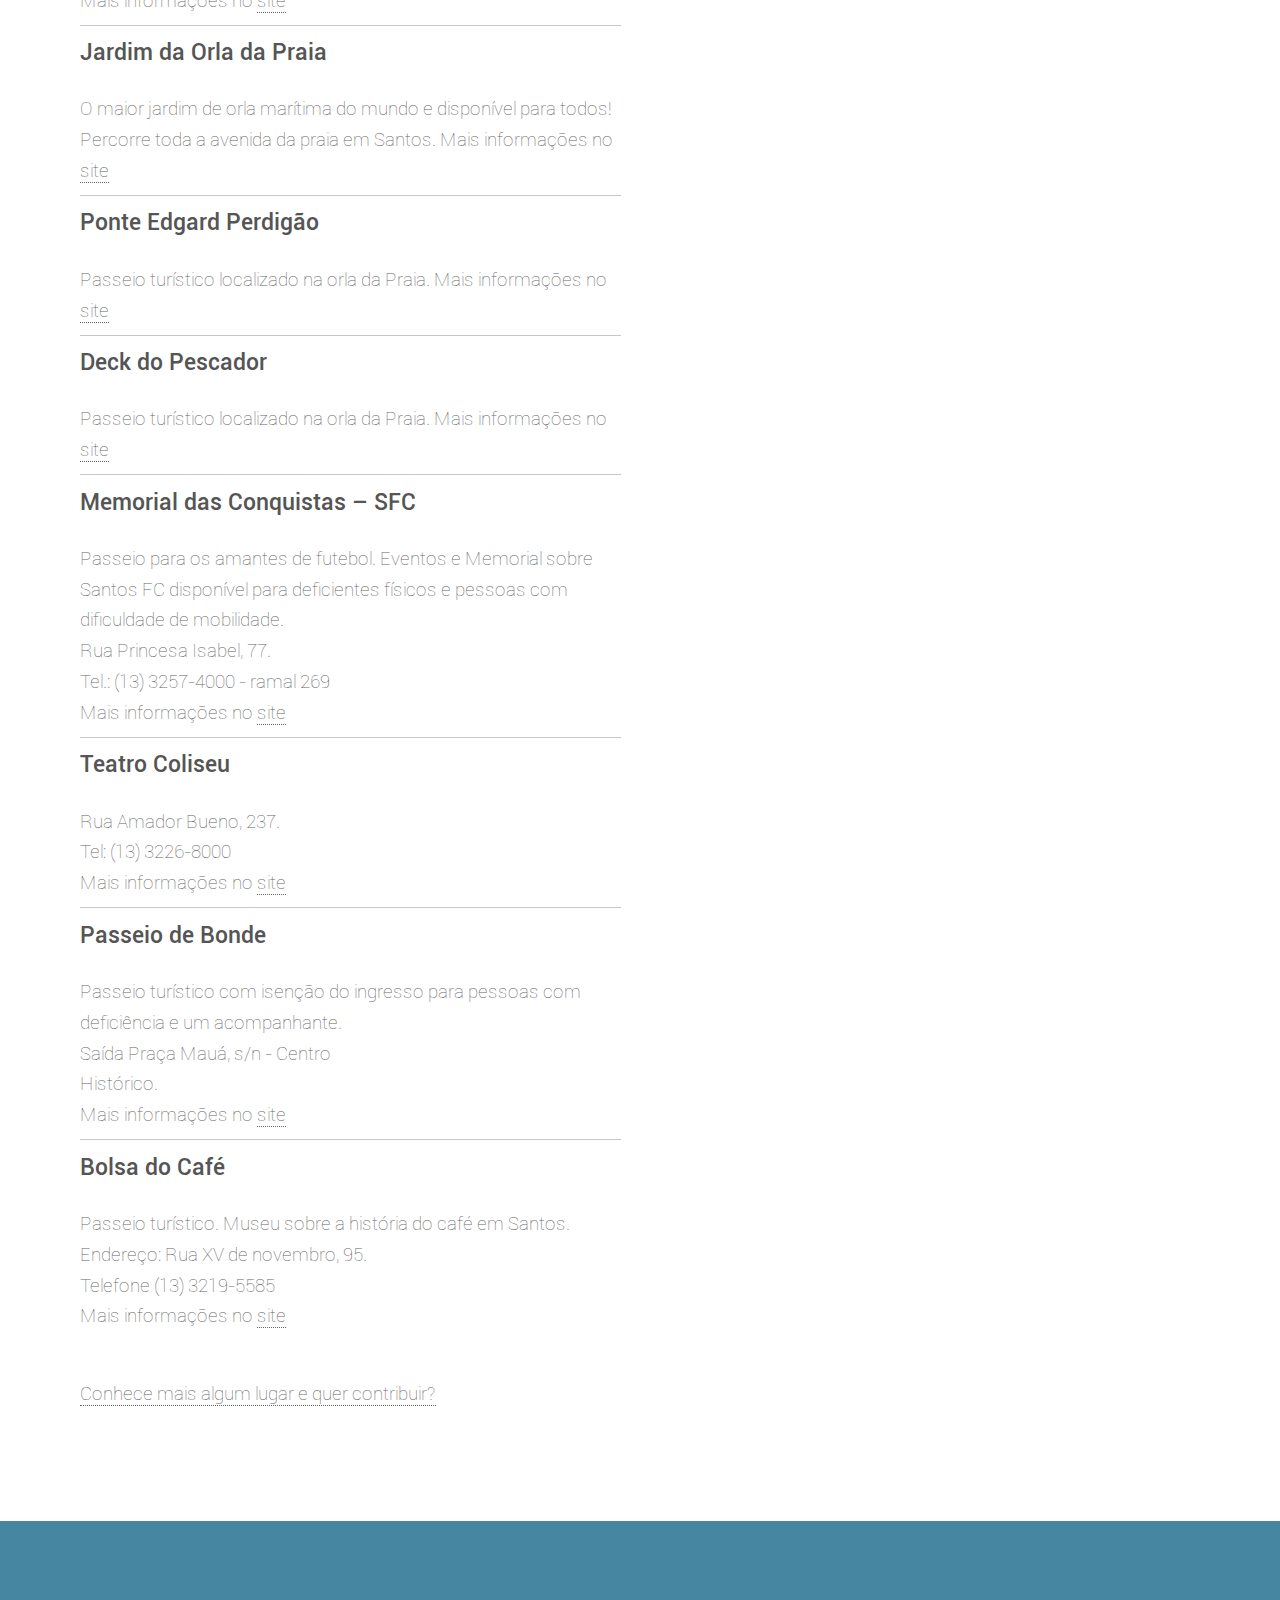
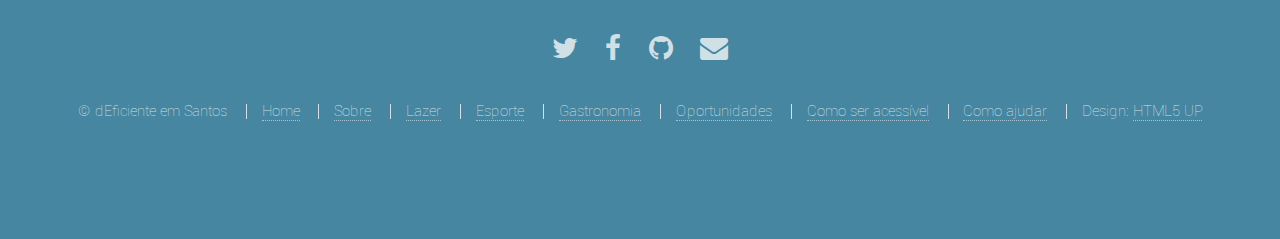
<file: lazer.html>
<!DOCTYPE HTML>
<!--
  Photon by HTML5 UP
  html5up.net | @ajlkn
  Free for personal and commercial use under the CCA 3.0 license (html5up.net/license)
-->
<html lang="pt-br">
  <head>
    <title>Deficiente em Santos</title>
    <meta charset="utf-8" />
    <meta name="viewport" content="width=device-width, initial-scale=1" />
    <!--[if lte IE 8]><script src="assets/js/ie/html5shiv.js"></script><![endif]-->
    <link rel="stylesheet" href="assets/css/main.css" />
    <!--[if lte IE 8]><link rel="stylesheet" href="assets/css/ie8.css" /><![endif]-->
    <!--[if lte IE 9]><link rel="stylesheet" href="assets/css/ie9.css" /><![endif]-->
  </head>
  <body>

    <!-- Google Tag Manager -->
    <noscript><iframe src="//www.googletagmanager.com/ns.html?id=GTM-TJSLZ4"
                      height="0" width="0" style="display:none;visibility:hidden"></iframe></noscript>
    <script>(function (w, d, s, l, i) {
        w[l] = w[l] || [];
        w[l].push({'gtm.start':
                      new Date().getTime(), event: 'gtm.js'});
        var f = d.getElementsByTagName(s)[0],
                  j = d.createElement(s), dl = l != 'dataLayer' ? '&l=' + l : '';
        j.async = true;
        j.src =
                  '//www.googletagmanager.com/gtm.js?id=' + i + dl;
        f.parentNode.insertBefore(j, f);
      })(window, document, 'script', 'dataLayer', 'GTM-TJSLZ4');</script>
    <!-- End Google Tag Manager -->

    <!-- Header -->
    <section id="header" style="background-image: url('images/lazer.jpg'); background-size: cover;">
      <div class="inner">
        <h1><strong>LUGARES PARA LAZER</strong></h1><br />
        <p>Diversão em primeiro lugar!</p>
        <br /><br /><br /><br /><br /><br /><br /><br />
      </div>
    </section>

    <!-- One -->
    <section id="one" class="main style1">
      <div class="container">
        <div class="row 100%">
          <div class="6u 12u$(medium)">
            <ul class="alt">
              <li> <h4> <strong>Praia do Canal 3 ou Praia próxima ao aquário municipal* </strong> </h4>
                Com cadeiras anfíbias e uma esteira emborrachada, cadeirantes podem se deliciar no calorão nos trechos do canal 3 ou próximo ao aquário municipal. *As condições são dotadas nos dois lugares alternadamente. <br />
                Para maiores informações acompanhe o <a href="https://www.google.com.br/url?sa=t&rct=j&q=&esrc=s&source=web&cd=2&cad=rja&uact=8&ved=0ahUKEwiOtdLRwaLOAhXMXR4KHUnxC1MQFggqMAE&url=http%3A%2F%2Fwww.santos.sp.gov.br%2F%3Fq%3Ddiario-oficial&usg=AFQjCNHr21zAgjF2IVnqbFm8vXwfcb7JoQ&sig2=MzuCWYnvaGE6C8ACpzYTvA">diário oficial</a> da cidade.
              </li>
              <li> <h4> <strong>Aquário Municipal de Santos </strong> </h4>
                O Aquário de Santos, que hoje é um dos principais atrativos para o turismo da cidade, possui rampas de acesso e sinalização tátil no piso, banheiros com compartimentos adaptados e devidamente sinalizados e vagas de estacionamento exclusivas em local adequado. <br />
                Aberto de terça a sexta-feira, das 9h às 18h, e aos sábados, domingos e feriados, das 9h às 20h. <br />
                Endereço: Av. Bartolomeu de Gusmão, s/n (Praça Ver. Luiz La Scalla) Ponta da Praia.  <br />
                Telefone: (13) 3236-9996. <br />
                Mais informações no <a href="http://www.vivasantos.com.br/aquario/info/main.htm">site</a> </li>
              <li> <h4> <strong>Mendes Convention Center </strong> </h4>
                Centro para eventos e shows com acesso para deficientes físicas ou portadores de dificuldade de locomoção.<br />
                Endereço: Av. Francisco Glicério, 200. <br />
                Telefone: (13) 3228-7500 <br />
                Mais informações no <a href="http://mendesconventioncenter.com.br/novo/?gclid=CjwKEAjwiYG9BRCkgK-G45S323oSJABnykKAq88EAjHazPokxCzrFXRbus4GfJRaOfY02-yScN6v6BoCYobw_wcB">site</a>
              </li>
              <li> <h4> <strong>Jardim da Orla da Praia </strong> </h4>
                O maior jardim de orla marítima do mundo e disponível para todos! Percorre toda a avenida da praia em Santos. Mais informações no <a href="http://www.turismosantos.com.br/ptb/guia-de-santos/locais/ir/atracoes-em-santos/orla/orla-da-praia-e-jardins">site</a>
              </li>
              <li> <h4> <strong>Ponte Edgard Perdigão</strong> </h4>
                Passeio turístico localizado na orla da Praia. Mais informações no <a href="http://www.turismosantos.com.br/ptb/guia-de-santos/locais/ir/atracoes-em-santos/orla/ponte-edgard-perdigao">site</a>
              </li>
              <li> <h4> <strong>Deck do Pescador </strong> </h4>
                Passeio turístico localizado na orla da Praia. Mais informações no <a href="http://www.turismosantos.com.br/ptb/guia-de-santos/locais/ir/atracoes-em-santos/orla/deck-do-pescador">site</a>
              </li>
              <li> <h4> <strong>Memorial das Conquistas – SFC </strong> </h4>
                Passeio para os amantes de futebol. Eventos e Memorial sobre Santos FC disponível para deficientes físicos e pessoas com dificuldade de mobilidade. <br />
                Rua Princesa Isabel, 77. <br />
                Tel.: (13) 3257-4000 - ramal 269 <br />
                Mais informações no <a href="http://www.memorialdasconquistas.com.br/">site</a>
              </li>
              <li> <h4> <strong>Teatro Coliseu </strong> </h4>
                Rua Amador Bueno, 237.<br />
                Tel: (13) 3226-8000<br />
                Mais informações no <a href="http://www.compreingressos.com/teatros/75-teatro-coliseu"> site </a>
              </li>
              <li> <h4> <strong>Passeio de Bonde </strong> </h4>
                Passeio turístico com isenção do ingresso para pessoas com deficiência e um acompanhante. <br />
                Saída Praça Mauá, s/n - Centro <br />
                Histórico. <br />
                Mais informações no <a href="http://www.turismosantos.com.br/ptb/guia-de-santos/locais/ir/atracoes-em-santos/centro-historico/linha-turistica-de-bonde"> site </a>
              </li>
              <li> <h4> <strong>Bolsa do Café </strong> </h4>
                Passeio turístico. Museu sobre a história do café em Santos. <br />
                Endereço: Rua XV de novembro, 95. <br />
                Telefone (13) 3219-5585 <br />
                Mais informações no <a href="http://www.museudocafe.org.br/"> site </a>
              </li>
            </ul>

            <p> <a href="como-ajudar.html">Conhece mais algum lugar e quer contribuir?</a> </p>

          </div>
        </div>
      </div>
    </section>

    <!-- Footer -->
    <section id="footer">
      <ul class="icons">
        <li><a href="https://twitter.com/EficienteSantos" class="icon alt fa-twitter"><span class="label">Twitter</span></a></li>
        <li><a href="https://www.facebook.com/dEFICIENTE-em-Santos-1076022672433850/?fref=ts" class="icon alt fa-facebook"><span class="label">Facebook</span></a></li>
        <li><a href="https://github.com/rcgivisiez/deficiente-em-santos" class="icon alt fa-github"><span class="label">GitHub</span></a></li>
        <li><a href="mailto:deficienteemsantos@gmail.com" class="icon alt fa-envelope"><span class="label">Email</span></a></li>
      </ul>
      <ul class="copyright">
        <li>&copy; dEficiente em Santos</li>
        <li><a href="index.html">Home</a></li>
        <li><a href="sobre.html">Sobre</a></li>
        <li><a href="lazer.html">Lazer</a></li>
        <li><a href="esporte.html">Esporte</a></li>
        <li><a href="gastronomia.html">Gastronomia</a></li>
        <li><a href="oportunidades.html">Oportunidades</a></li>
        <li><a href="como-acessivel.html">Como ser acessível</a></li>
        <li><a href="como-ajudar.html">Como ajudar</a></li>
        <li>Design: <a href="http://html5up.net">HTML5 UP</a></li>
      </ul>
    </section>

    <!-- Scripts -->
    <script src="assets/js/jquery.min.js"></script>
    <script src="assets/js/jquery.scrolly.min.js"></script>
    <script src="assets/js/skel.min.js"></script>
    <script src="assets/js/util.js"></script>
    <!--[if lte IE 8]><script src="assets/js/ie/respond.min.js"></script><![endif]-->
    <script src="assets/js/main.js"></script>

  </body>
</html>
</file>
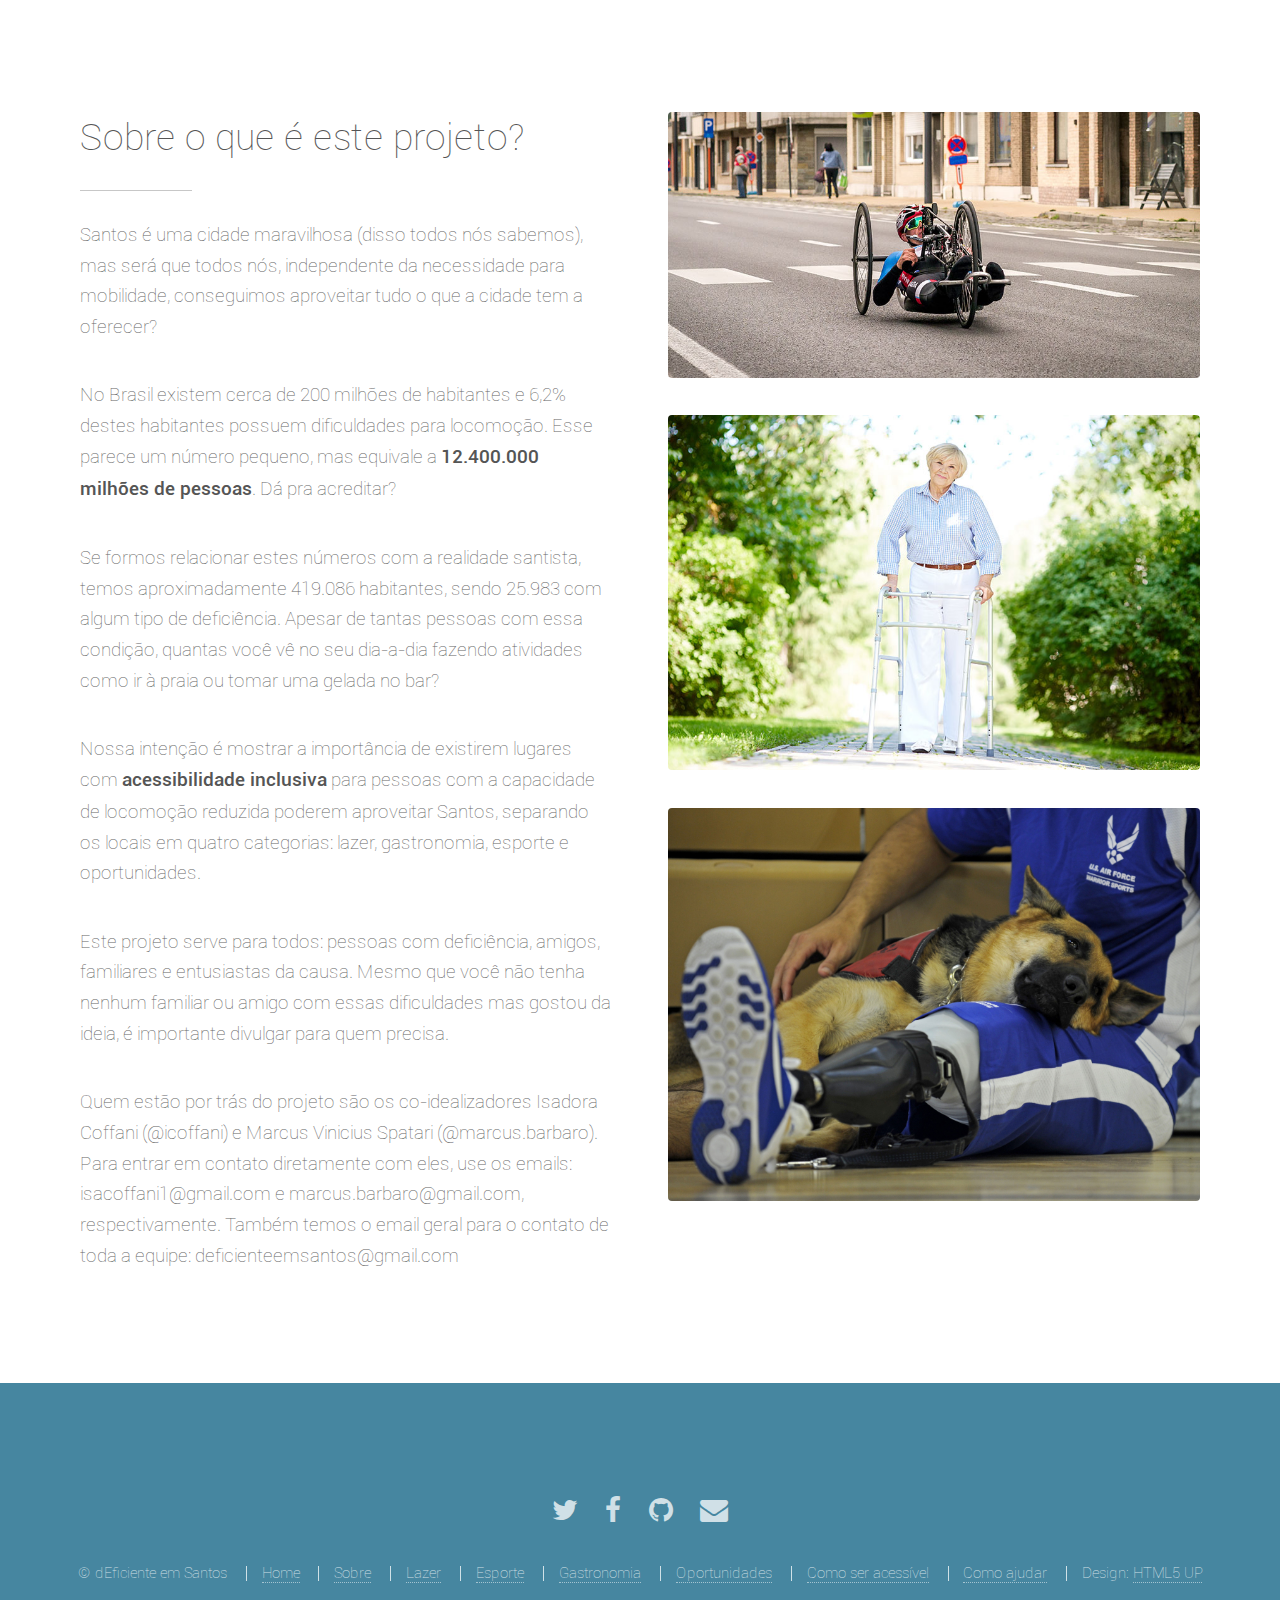
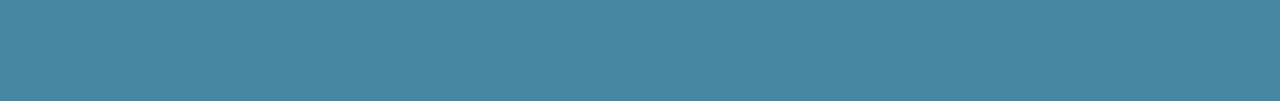
<file: sobre.html>
<!DOCTYPE HTML>
<!--
  Photon by HTML5 UP
  html5up.net | @ajlkn
  Free for personal and commercial use under the CCA 3.0 license (html5up.net/license)
-->
<html>
  <head>
    <title>Deficiente em Santos</title>
    <meta charset="utf-8" />
    <meta name="viewport" content="width=device-width, initial-scale=1" />
    <!--[if lte IE 8]><script src="assets/js/ie/html5shiv.js"></script><![endif]-->
    <link rel="stylesheet" href="assets/css/main.css" />
    <!--[if lte IE 8]><link rel="stylesheet" href="assets/css/ie8.css" /><![endif]-->
    <!--[if lte IE 9]><link rel="stylesheet" href="assets/css/ie9.css" /><![endif]-->
  </head>
  <body>

    <!-- One -->
    <section id="one" class="main style1">
      <div class="container">
        <div class="row 150%">
          <div class="6u 12u$(medium)">
            <header class="major">
              <h2>Sobre o que é este projeto?</h2>
            </header>
            <p> Santos é uma cidade maravilhosa (disso todos nós sabemos), mas será que todos nós, independente da necessidade para mobilidade, conseguimos aproveitar tudo o que a cidade tem a oferecer? </p>
            <p>No Brasil existem cerca de 200 milhões de habitantes e 6,2% destes habitantes possuem dificuldades para locomoção. Esse parece um número pequeno, mas equivale a <strong>12.400.000 milhões de pessoas</strong>. Dá pra acreditar?</p>
            <p>Se formos relacionar estes números com a realidade santista, temos aproximadamente 419.086 habitantes, sendo 25.983 com algum tipo de deficiência. Apesar de tantas pessoas com essa condição, quantas você vê no seu dia-a-dia fazendo atividades como ir à praia ou tomar uma gelada no bar?  </p>
            <p>Nossa intenção é mostrar a importância de existirem lugares com <strong>acessibilidade inclusiva</strong> para pessoas com a capacidade de locomoção reduzida poderem aproveitar Santos, separando os locais em quatro categorias: lazer, gastronomia, esporte e oportunidades.</p>
            <p>Este projeto serve para todos: pessoas com deficiência, amigos, familiares e entusiastas da causa. Mesmo que você não tenha nenhum familiar ou amigo com essas dificuldades mas gostou da ideia, é importante divulgar para quem precisa.</p>
            <p>Quem estão por trás do projeto são os co-idealizadores Isadora Coffani (@icoffani) e Marcus Vinicius Spatari (@marcus.barbaro). Para entrar em contato diretamente com eles, use os emails: isacoffani1@gmail.com e marcus.barbaro@gmail.com, respectivamente. Também temos o email geral para o contato de toda a equipe: deficienteemsantos@gmail.com</p>
          </div>
          <div class="6u$ 12u$(medium) important(medium)">
            <span class="image fit"><img src="images/bike--850.jpg" alt="" /></span>
            <span class="image fit"><img src="images/idosa--850.jpg" alt="" /></span>
            <span class="image fit"><img src="images/cachorro-leg.jpg" alt="" /></span>
          </div>
        </div>
      </div>
    </section>

    <!-- Footer -->
    <section id="footer">
      <ul class="icons">
        <li><a href="https://twitter.com/EficienteSantos" class="icon alt fa-twitter"><span class="label">Twitter</span></a></li>
        <li><a href="https://www.facebook.com/dEFICIENTE-em-Santos-1076022672433850/?fref=ts" class="icon alt fa-facebook"><span class="label">Facebook</span></a></li>
        <li><a href="https://github.com/rcgivisiez/deficiente-em-santos" class="icon alt fa-github"><span class="label">GitHub</span></a></li>
        <li><a href="mailto:deficienteemsantos@gmail.com" class="icon alt fa-envelope"><span class="label">Email</span></a></li>
      </ul>
      <ul class="copyright">
        <li>&copy; dEficiente em Santos</li>
        <li><a href="index.html">Home</a></li>
        <li><a href="sobre.html">Sobre</a></li>
        <li><a href="lazer.html">Lazer</a></li>
        <li><a href="esporte.html">Esporte</a></li>
        <li><a href="gastronomia.html">Gastronomia</a></li>
        <li><a href="oportunidades.html">Oportunidades</a></li>
        <li><a href="como-acessivel.html">Como ser acessível</a></li>
        <li><a href="como-ajudar.html">Como ajudar</a></li>
        <li>Design: <a href="http://html5up.net">HTML5 UP</a></li>
      </ul>
    </section>

    <!-- Scripts -->
    <script src="assets/js/jquery.min.js"></script>
    <script src="assets/js/jquery.scrolly.min.js"></script>
    <script src="assets/js/skel.min.js"></script>
    <script src="assets/js/util.js"></script>
    <!--[if lte IE 8]><script src="assets/js/ie/respond.min.js"></script><![endif]-->
    <script src="assets/js/main.js"></script>

  </body>
</html>
</file>
<file: assets/css/ie8.css>
/*
	Photon by HTML5 UP
	html5up.net | @ajlkn
	Free for personal and commercial use under the CCA 3.0 license (html5up.net/license)
*/

/* Basic */

	hr {
		border-bottom: solid 1px #ccc;
	}

	blockquote {
		border-left: solid 4px #ccc;
	}

	code {
		border: solid 1px #ccc;
	}

/* Section/Article */

	header.major:after {
		background: #ccc;
	}

/* Form */

	input[type="text"],
	input[type="password"],
	input[type="email"],
	select,
	textarea {
		-ms-behavior: url("assets/js/ie/PIE.htc");
		border: solid 1px #ccc;
		position: relative;
	}

/* List */

	ul.alt li {
		border-top: solid 1px #ccc;
	}

	ul.major-icons li .icon {
		-ms-behavior: url("assets/js/ie/PIE.htc");
		border: solid 1px #ccc;
		position: relative;
	}

/* Table */

	table thead {
		border-bottom: solid 1px #ccc;
	}

	table tfoot {
		border-top: solid 1px #ccc;
	}

	table.alt tbody tr td {
		border: solid 1px #ccc;
		border-left-width: 0;
		border-top-width: 0;
	}

/* Button */

	input[type="submit"],
	input[type="reset"],
	input[type="button"],
	button,
	.button {
		-ms-behavior: url("assets/js/ie/PIE.htc");
		border: solid 1px #ccc;
		position: relative;
	}

/* Image */

	.image {
		-ms-behavior: url("assets/js/ie/PIE.htc");
	}

		.image img {
			-ms-behavior: url("assets/js/ie/PIE.htc");
			position: relative;
		}

/* Main */

	.main.style2 {
		background-color: #333;
		color: #ffffff;
		-ms-behavior: url("assets/js/ie/backgroundsize.min.htc");
		background-image: url("../../images/header.jpg");
		background-size: cover;
		position: relative;
	}

		.main.style2 a {
			border-bottom-color: #ffffff;
		}

			.main.style2 a:hover {
				color: #ffffff;
			}

		.main.style2 h1, .main.style2 h2, .main.style2 h3, .main.style2 h4, .main.style2 h5, .main.style2 h6, .main.style2 strong, .main.style2 b {
			color: #ffffff;
		}

		.main.style2 header p {
			color: #ffffff;
		}

		.main.style2 header.major:after {
			background: #ffffff;
		}

		.main.style2 input[type="submit"],
		.main.style2 input[type="reset"],
		.main.style2 input[type="button"],
		.main.style2 button,
		.main.style2 .button {
			border: solid 1px #ffffff !important;
			color: #ffffff !important;
		}

			.main.style2 input[type="submit"]:hover,
			.main.style2 input[type="reset"]:hover,
			.main.style2 input[type="button"]:hover,
			.main.style2 button:hover,
			.main.style2 .button:hover {
				background-color: transparent;
			}

			.main.style2 input[type="submit"]:active,
			.main.style2 input[type="reset"]:active,
			.main.style2 input[type="button"]:active,
			.main.style2 button:active,
			.main.style2 .button:active {
				background-color: transparent;
			}

			.main.style2 input[type="submit"].special,
			.main.style2 input[type="reset"].special,
			.main.style2 input[type="button"].special,
			.main.style2 button.special,
			.main.style2 .button.special {
				background-color: #ffffff;
				border: solid 1px #ffffff !important;
				color: #333 !important;
			}

				.main.style2 input[type="submit"].special:hover,
				.main.style2 input[type="reset"].special:hover,
				.main.style2 input[type="button"].special:hover,
				.main.style2 button.special:hover,
				.main.style2 .button.special:hover {
					background-color: transparent !important;
					color: #ffffff !important;
				}

				.main.style2 input[type="submit"].special:active,
				.main.style2 input[type="reset"].special:active,
				.main.style2 input[type="button"].special:active,
				.main.style2 button.special:active,
				.main.style2 .button.special:active {
					background-color: transparent !important;
				}

		.main.style2 ul.major-icons li .icon {
			border-color: #ffffff;
		}

		.main.style2 .icon.major {
			color: #ffffff;
		}

		.main.style2:before {
			background-image: url("images/overlay1.png");
			content: '';
			height: 100%;
			left: 0;
			position: absolute;
			top: 0;
			width: 100%;
		}

		.main.style2 > * {
			position: relative;
			z-index: 1;
		}

/* Header */

	#header {
		background-color: #4686a0;
		color: #ffffff;
	}

		#header a {
			border-bottom-color: #ffffff;
		}

			#header a:hover {
				color: #ffffff;
			}

		#header h1, #header h2, #header h3, #header h4, #header h5, #header h6, #header strong, #header b {
			color: #ffffff;
		}

		#header header p {
			color: #ffffff;
		}

		#header header.major:after {
			background: #ffffff;
		}

		#header input[type="submit"],
		#header input[type="reset"],
		#header input[type="button"],
		#header button,
		#header .button {
			border: solid 1px #ffffff !important;
			color: #ffffff !important;
		}

			#header input[type="submit"]:hover,
			#header input[type="reset"]:hover,
			#header input[type="button"]:hover,
			#header button:hover,
			#header .button:hover {
				background-color: transparent;
			}

			#header input[type="submit"]:active,
			#header input[type="reset"]:active,
			#header input[type="button"]:active,
			#header button:active,
			#header .button:active {
				background-color: transparent;
			}

			#header input[type="submit"].special,
			#header input[type="reset"].special,
			#header input[type="button"].special,
			#header button.special,
			#header .button.special {
				background-color: #ffffff;
				border: solid 1px #ffffff !important;
				color: #4686a0 !important;
			}

				#header input[type="submit"].special:hover,
				#header input[type="reset"].special:hover,
				#header input[type="button"].special:hover,
				#header button.special:hover,
				#header .button.special:hover {
					background-color: transparent !important;
					color: #ffffff !important;
				}

				#header input[type="submit"].special:active,
				#header input[type="reset"].special:active,
				#header input[type="button"].special:active,
				#header button.special:active,
				#header .button.special:active {
					background-color: transparent !important;
				}

		#header ul.major-icons li .icon {
			border-color: #ffffff;
		}

		#header .icon.major {
			color: #ffffff;
		}

/* Footer */

	#footer {
		background-color: #4686a0;
		color: #ffffff;
	}

		#footer a {
			border-bottom-color: #ffffff;
		}

			#footer a:hover {
				color: #ffffff;
			}

		#footer h1, #footer h2, #footer h3, #footer h4, #footer h5, #footer h6, #footer strong, #footer b {
			color: #ffffff;
		}

		#footer header p {
			color: #ffffff;
		}

		#footer header.major:after {
			background: #ffffff;
		}

		#footer input[type="submit"],
		#footer input[type="reset"],
		#footer input[type="button"],
		#footer button,
		#footer .button {
			border: solid 1px #ffffff !important;
			color: #ffffff !important;
		}

			#footer input[type="submit"]:hover,
			#footer input[type="reset"]:hover,
			#footer input[type="button"]:hover,
			#footer button:hover,
			#footer .button:hover {
				background-color: transparent;
			}

			#footer input[type="submit"]:active,
			#footer input[type="reset"]:active,
			#footer input[type="button"]:active,
			#footer button:active,
			#footer .button:active {
				background-color: transparent;
			}

			#footer input[type="submit"].special,
			#footer input[type="reset"].special,
			#footer input[type="button"].special,
			#footer button.special,
			#footer .button.special {
				background-color: #ffffff;
				border: solid 1px #ffffff !important;
				color: #4686a0 !important;
			}

				#footer input[type="submit"].special:hover,
				#footer input[type="reset"].special:hover,
				#footer input[type="button"].special:hover,
				#footer button.special:hover,
				#footer .button.special:hover {
					background-color: transparent !important;
					color: #ffffff !important;
				}

				#footer input[type="submit"].special:active,
				#footer input[type="reset"].special:active,
				#footer input[type="button"].special:active,
				#footer button.special:active,
				#footer .button.special:active {
					background-color: transparent !important;
				}

		#footer ul.major-icons li .icon {
			border-color: #ffffff;
		}

		#footer .icon.major {
			color: #ffffff;
		}
</file>
<file: assets/css/ie9.css>
/*
	Photon by HTML5 UP
	html5up.net | @ajlkn
	Free for personal and commercial use under the CCA 3.0 license (html5up.net/license)
*/

/* Header */

	#header {
		background-image: none;
		filter: progid:DXImageTransform.Microsoft.Gradient(startColorStr="#4fa49a", endColorStr="#4361c2", GradientType=1);
		position: relative;
	}

		#header:before {
			background-image: url("images/overlay2.png"), url("images/overlay3.svg");
			background-position: top left,							center center;
			background-size: auto,								cover;
			content: '';
			height: 100%;
			left: 0;
			position: absolute;
			top: 0;
			width: 100%;
		}

		#header > * {
			position: relative;
			z-index: 1;
		}

/* Footer */

	#footer {
		background-image: none;
		filter: progid:DXImageTransform.Microsoft.Gradient(startColorStr="#4361c2", endColorStr="#4fa49a", GradientType=1);
		position: relative;
	}

		#footer:before {
			background-image: url("images/overlay2.png"), url("images/overlay4.svg");
			background-position: top left,							center center;
			background-size: auto,								cover;
			content: '';
			height: 100%;
			left: 0;
			position: absolute;
			top: 0;
			width: 100%;
		}

		#footer > * {
			position: relative;
			z-index: 1;
		}
</file>
<file: assets/css/main.css>
@import url("font-awesome.min.css");
@import url("http://fonts.googleapis.com/css?family=Source+Sans+Pro:300,300italic,400,400italic");

/*
	Photon by HTML5 UP
	html5up.net | @ajlkn
	Free for personal and commercial use under the CCA 3.0 license (html5up.net/license)
*/

/* Reset */

	html, body, div, span, applet, object, iframe, h1, h2, h3, h4, h5, h6, p, blockquote, pre, a, abbr, acronym, address, big, cite, code, del, dfn, em, img, ins, kbd, q, s, samp, small, strike, strong, sub, sup, tt, var, b, u, i, center, dl, dt, dd, ol, ul, li, fieldset, form, label, legend, table, caption, tbody, tfoot, thead, tr, th, td, article, aside, canvas, details, embed, figure, figcaption, footer, header, hgroup, menu, nav, output, ruby, section, summary, time, mark, audio, video {
		margin: 0;
		padding: 0;
		border: 0;
		font-size: 100%;
		font: inherit;
                font-family: Roboto;
		vertical-align: baseline;
	}
        body strong {
            font-family: Roboto-medium;
        }

	article, aside, details, figcaption, figure, footer, header, hgroup, menu, nav, section {
		display: block;
	}

	body {
		line-height: 1;
	}

	ol, ul {
		list-style: none;
	}

	blockquote, q {
		quotes: none;
	}

	blockquote:before, blockquote:after, q:before, q:after {
		content: '';
		content: none;
	}

	table {
		border-collapse: collapse;
		border-spacing: 0;
	}

	body {
		-webkit-text-size-adjust: none;
	}

/* Box Model */

	*, *:before, *:after {
		-moz-box-sizing: border-box;
		-webkit-box-sizing: border-box;
		box-sizing: border-box;
	}

/* Containers */

	.container {
		margin-left: auto;
		margin-right: auto;
	}

	.container.\31 25\25 {
		width: 100%;
		max-width: 75em;
		min-width: 60em;
	}

	.container.\37 5\25 {
		width: 45em;
	}

	.container.\35 0\25 {
		width: 30em;
	}

	.container.\32 5\25 {
		width: 15em;
	}

	.container {
		width: 60em;
	}

	@media screen and (max-width: 1680px) {

		.container.\31 25\25 {
			width: 100%;
			max-width: 75em;
			min-width: 60em;
		}

		.container.\37 5\25 {
			width: 45em;
		}

		.container.\35 0\25 {
			width: 30em;
		}

		.container.\32 5\25 {
			width: 15em;
		}

		.container {
			width: 60em;
		}

	}

	@media screen and (max-width: 1140px) {

		.container.\31 25\25 {
			width: 100%;
			max-width: 112.5%;
			min-width: 90%;
		}

		.container.\37 5\25 {
			width: 67.5%;
		}

		.container.\35 0\25 {
			width: 45%;
		}

		.container.\32 5\25 {
			width: 22.5%;
		}

		.container {
			width: 90%;
		}

	}

	@media screen and (max-width: 980px) {

		.container.\31 25\25 {
			width: 100%;
			max-width: 125%;
			min-width: 100%;
		}

		.container.\37 5\25 {
			width: 75%;
		}

		.container.\35 0\25 {
			width: 50%;
		}

		.container.\32 5\25 {
			width: 25%;
		}

		.container {
			width: 100% !important;
		}

	}

	@media screen and (max-width: 736px) {

		.container.\31 25\25 {
			width: 100%;
			max-width: 125%;
			min-width: 100%;
		}

		.container.\37 5\25 {
			width: 75%;
		}

		.container.\35 0\25 {
			width: 50%;
		}

		.container.\32 5\25 {
			width: 25%;
		}

		.container {
			width: 100% !important;
		}

	}

	@media screen and (max-width: 480px) {

		.container.\31 25\25 {
			width: 100%;
			max-width: 125%;
			min-width: 100%;
		}

		.container.\37 5\25 {
			width: 75%;
		}

		.container.\35 0\25 {
			width: 50%;
		}

		.container.\32 5\25 {
			width: 25%;
		}

		.container {
			width: 100% !important;
		}

	}

	@media screen and (max-width: 320px) {

		.container.\31 25\25 {
			width: 100%;
			max-width: 125%;
			min-width: 100%;
		}

		.container.\37 5\25 {
			width: 75%;
		}

		.container.\35 0\25 {
			width: 50%;
		}

		.container.\32 5\25 {
			width: 25%;
		}

		.container {
			width: 100% !important;
		}

	}

/* Grid */

	.row {
		border-bottom: solid 1px transparent;
		-moz-box-sizing: border-box;
		-webkit-box-sizing: border-box;
		box-sizing: border-box;
	}

	.row > * {
		float: left;
		-moz-box-sizing: border-box;
		-webkit-box-sizing: border-box;
		box-sizing: border-box;
	}

	.row:after, .row:before {
		content: '';
		display: block;
		clear: both;
		height: 0;
	}

	.row.uniform > * > :first-child {
		margin-top: 0;
	}

	.row.uniform > * > :last-child {
		margin-bottom: 0;
	}

	.row.\30 \25 > * {
		padding: 0 0 0 0em;
	}

	.row.\30 \25 {
		margin: 0 0 -1px 0em;
	}

	.row.uniform.\30 \25 > * {
		padding: 0em 0 0 0em;
	}

	.row.uniform.\30 \25 {
		margin: 0em 0 -1px 0em;
	}

	.row > * {
		padding: 0 0 0 2em;
	}

	.row {
		margin: 0 0 -1px -2em;
	}

	.row.uniform > * {
		padding: 2em 0 0 2em;
	}

	.row.uniform {
		margin: -2em 0 -1px -2em;
	}

	.row.\32 00\25 > * {
		padding: 0 0 0 4em;
	}

	.row.\32 00\25 {
		margin: 0 0 -1px -4em;
	}

	.row.uniform.\32 00\25 > * {
		padding: 4em 0 0 4em;
	}

	.row.uniform.\32 00\25 {
		margin: -4em 0 -1px -4em;
	}

	.row.\31 50\25 > * {
		padding: 0 0 0 3em;
	}

	.row.\31 50\25 {
		margin: 0 0 -1px -3em;
	}

	.row.uniform.\31 50\25 > * {
		padding: 3em 0 0 3em;
	}

	.row.uniform.\31 50\25 {
		margin: -3em 0 -1px -3em;
	}

	.row.\35 0\25 > * {
		padding: 0 0 0 1em;
	}

	.row.\35 0\25 {
		margin: 0 0 -1px -1em;
	}

	.row.uniform.\35 0\25 > * {
		padding: 1em 0 0 1em;
	}

	.row.uniform.\35 0\25 {
		margin: -1em 0 -1px -1em;
	}

	.row.\32 5\25 > * {
		padding: 0 0 0 0.5em;
	}

	.row.\32 5\25 {
		margin: 0 0 -1px -0.5em;
	}

	.row.uniform.\32 5\25 > * {
		padding: 0.5em 0 0 0.5em;
	}

	.row.uniform.\32 5\25 {
		margin: -0.5em 0 -1px -0.5em;
	}

	.\31 2u, .\31 2u\24 {
		width: 100%;
		clear: none;
		margin-left: 0;
	}

	.\31 1u, .\31 1u\24 {
		width: 91.6666666667%;
		clear: none;
		margin-left: 0;
	}

	.\31 0u, .\31 0u\24 {
		width: 83.3333333333%;
		clear: none;
		margin-left: 0;
	}

	.\39 u, .\39 u\24 {
		width: 75%;
		clear: none;
		margin-left: 0;
	}

	.\38 u, .\38 u\24 {
		width: 66.6666666667%;
		clear: none;
		margin-left: 0;
	}

	.\37 u, .\37 u\24 {
		width: 58.3333333333%;
		clear: none;
		margin-left: 0;
	}

	.\36 u, .\36 u\24 {
		width: 50%;
		clear: none;
		margin-left: 0;
	}

	.\35 u, .\35 u\24 {
		width: 41.6666666667%;
		clear: none;
		margin-left: 0;
	}

	.\34 u, .\34 u\24 {
		width: 33.3333333333%;
		clear: none;
		margin-left: 0;
	}

	.\33 u, .\33 u\24 {
		width: 25%;
		clear: none;
		margin-left: 0;
	}

	.\32 u, .\32 u\24 {
		width: 16.6666666667%;
		clear: none;
		margin-left: 0;
	}

	.\31 u, .\31 u\24 {
		width: 8.3333333333%;
		clear: none;
		margin-left: 0;
	}

	.\31 2u\24 + *,
	.\31 1u\24 + *,
	.\31 0u\24 + *,
	.\39 u\24 + *,
	.\38 u\24 + *,
	.\37 u\24 + *,
	.\36 u\24 + *,
	.\35 u\24 + *,
	.\34 u\24 + *,
	.\33 u\24 + *,
	.\32 u\24 + *,
	.\31 u\24 + * {
		clear: left;
	}

	.\-11u {
		margin-left: 91.66667%;
	}

	.\-10u {
		margin-left: 83.33333%;
	}

	.\-9u {
		margin-left: 75%;
	}

	.\-8u {
		margin-left: 66.66667%;
	}

	.\-7u {
		margin-left: 58.33333%;
	}

	.\-6u {
		margin-left: 50%;
	}

	.\-5u {
		margin-left: 41.66667%;
	}

	.\-4u {
		margin-left: 33.33333%;
	}

	.\-3u {
		margin-left: 25%;
	}

	.\-2u {
		margin-left: 16.66667%;
	}

	.\-1u {
		margin-left: 8.33333%;
	}

	@media screen and (max-width: 1680px) {

		.row > * {
			padding: 0 0 0 2em;
		}

		.row {
			margin: 0 0 -1px -2em;
		}

		.row.uniform > * {
			padding: 2em 0 0 2em;
		}

		.row.uniform {
			margin: -2em 0 -1px -2em;
		}

		.row.\32 00\25 > * {
			padding: 0 0 0 4em;
		}

		.row.\32 00\25 {
			margin: 0 0 -1px -4em;
		}

		.row.uniform.\32 00\25 > * {
			padding: 4em 0 0 4em;
		}

		.row.uniform.\32 00\25 {
			margin: -4em 0 -1px -4em;
		}

		.row.\31 50\25 > * {
			padding: 0 0 0 3em;
		}

		.row.\31 50\25 {
			margin: 0 0 -1px -3em;
		}

		.row.uniform.\31 50\25 > * {
			padding: 3em 0 0 3em;
		}

		.row.uniform.\31 50\25 {
			margin: -3em 0 -1px -3em;
		}

		.row.\35 0\25 > * {
			padding: 0 0 0 1em;
		}

		.row.\35 0\25 {
			margin: 0 0 -1px -1em;
		}

		.row.uniform.\35 0\25 > * {
			padding: 1em 0 0 1em;
		}

		.row.uniform.\35 0\25 {
			margin: -1em 0 -1px -1em;
		}

		.row.\32 5\25 > * {
			padding: 0 0 0 0.5em;
		}

		.row.\32 5\25 {
			margin: 0 0 -1px -0.5em;
		}

		.row.uniform.\32 5\25 > * {
			padding: 0.5em 0 0 0.5em;
		}

		.row.uniform.\32 5\25 {
			margin: -0.5em 0 -1px -0.5em;
		}

		.\31 2u\28xlarge\29, .\31 2u\24\28xlarge\29 {
			width: 100%;
			clear: none;
			margin-left: 0;
		}

		.\31 1u\28xlarge\29, .\31 1u\24\28xlarge\29 {
			width: 91.6666666667%;
			clear: none;
			margin-left: 0;
		}

		.\31 0u\28xlarge\29, .\31 0u\24\28xlarge\29 {
			width: 83.3333333333%;
			clear: none;
			margin-left: 0;
		}

		.\39 u\28xlarge\29, .\39 u\24\28xlarge\29 {
			width: 75%;
			clear: none;
			margin-left: 0;
		}

		.\38 u\28xlarge\29, .\38 u\24\28xlarge\29 {
			width: 66.6666666667%;
			clear: none;
			margin-left: 0;
		}

		.\37 u\28xlarge\29, .\37 u\24\28xlarge\29 {
			width: 58.3333333333%;
			clear: none;
			margin-left: 0;
		}

		.\36 u\28xlarge\29, .\36 u\24\28xlarge\29 {
			width: 50%;
			clear: none;
			margin-left: 0;
		}

		.\35 u\28xlarge\29, .\35 u\24\28xlarge\29 {
			width: 41.6666666667%;
			clear: none;
			margin-left: 0;
		}

		.\34 u\28xlarge\29, .\34 u\24\28xlarge\29 {
			width: 33.3333333333%;
			clear: none;
			margin-left: 0;
		}

		.\33 u\28xlarge\29, .\33 u\24\28xlarge\29 {
			width: 25%;
			clear: none;
			margin-left: 0;
		}

		.\32 u\28xlarge\29, .\32 u\24\28xlarge\29 {
			width: 16.6666666667%;
			clear: none;
			margin-left: 0;
		}

		.\31 u\28xlarge\29, .\31 u\24\28xlarge\29 {
			width: 8.3333333333%;
			clear: none;
			margin-left: 0;
		}

		.\31 2u\24\28xlarge\29 + *,
		.\31 1u\24\28xlarge\29 + *,
		.\31 0u\24\28xlarge\29 + *,
		.\39 u\24\28xlarge\29 + *,
		.\38 u\24\28xlarge\29 + *,
		.\37 u\24\28xlarge\29 + *,
		.\36 u\24\28xlarge\29 + *,
		.\35 u\24\28xlarge\29 + *,
		.\34 u\24\28xlarge\29 + *,
		.\33 u\24\28xlarge\29 + *,
		.\32 u\24\28xlarge\29 + *,
		.\31 u\24\28xlarge\29 + * {
			clear: left;
		}

		.\-11u\28xlarge\29 {
			margin-left: 91.66667%;
		}

		.\-10u\28xlarge\29 {
			margin-left: 83.33333%;
		}

		.\-9u\28xlarge\29 {
			margin-left: 75%;
		}

		.\-8u\28xlarge\29 {
			margin-left: 66.66667%;
		}

		.\-7u\28xlarge\29 {
			margin-left: 58.33333%;
		}

		.\-6u\28xlarge\29 {
			margin-left: 50%;
		}

		.\-5u\28xlarge\29 {
			margin-left: 41.66667%;
		}

		.\-4u\28xlarge\29 {
			margin-left: 33.33333%;
		}

		.\-3u\28xlarge\29 {
			margin-left: 25%;
		}

		.\-2u\28xlarge\29 {
			margin-left: 16.66667%;
		}

		.\-1u\28xlarge\29 {
			margin-left: 8.33333%;
		}

	}

	@media screen and (max-width: 1140px) {

		.row > * {
			padding: 0 0 0 1.5em;
		}

		.row {
			margin: 0 0 -1px -1.5em;
		}

		.row.uniform > * {
			padding: 1.5em 0 0 1.5em;
		}

		.row.uniform {
			margin: -1.5em 0 -1px -1.5em;
		}

		.row.\32 00\25 > * {
			padding: 0 0 0 3em;
		}

		.row.\32 00\25 {
			margin: 0 0 -1px -3em;
		}

		.row.uniform.\32 00\25 > * {
			padding: 3em 0 0 3em;
		}

		.row.uniform.\32 00\25 {
			margin: -3em 0 -1px -3em;
		}

		.row.\31 50\25 > * {
			padding: 0 0 0 2.25em;
		}

		.row.\31 50\25 {
			margin: 0 0 -1px -2.25em;
		}

		.row.uniform.\31 50\25 > * {
			padding: 2.25em 0 0 2.25em;
		}

		.row.uniform.\31 50\25 {
			margin: -2.25em 0 -1px -2.25em;
		}

		.row.\35 0\25 > * {
			padding: 0 0 0 0.75em;
		}

		.row.\35 0\25 {
			margin: 0 0 -1px -0.75em;
		}

		.row.uniform.\35 0\25 > * {
			padding: 0.75em 0 0 0.75em;
		}

		.row.uniform.\35 0\25 {
			margin: -0.75em 0 -1px -0.75em;
		}

		.row.\32 5\25 > * {
			padding: 0 0 0 0.375em;
		}

		.row.\32 5\25 {
			margin: 0 0 -1px -0.375em;
		}

		.row.uniform.\32 5\25 > * {
			padding: 0.375em 0 0 0.375em;
		}

		.row.uniform.\32 5\25 {
			margin: -0.375em 0 -1px -0.375em;
		}

		.\31 2u\28large\29, .\31 2u\24\28large\29 {
			width: 100%;
			clear: none;
			margin-left: 0;
		}

		.\31 1u\28large\29, .\31 1u\24\28large\29 {
			width: 91.6666666667%;
			clear: none;
			margin-left: 0;
		}

		.\31 0u\28large\29, .\31 0u\24\28large\29 {
			width: 83.3333333333%;
			clear: none;
			margin-left: 0;
		}

		.\39 u\28large\29, .\39 u\24\28large\29 {
			width: 75%;
			clear: none;
			margin-left: 0;
		}

		.\38 u\28large\29, .\38 u\24\28large\29 {
			width: 66.6666666667%;
			clear: none;
			margin-left: 0;
		}

		.\37 u\28large\29, .\37 u\24\28large\29 {
			width: 58.3333333333%;
			clear: none;
			margin-left: 0;
		}

		.\36 u\28large\29, .\36 u\24\28large\29 {
			width: 50%;
			clear: none;
			margin-left: 0;
		}

		.\35 u\28large\29, .\35 u\24\28large\29 {
			width: 41.6666666667%;
			clear: none;
			margin-left: 0;
		}

		.\34 u\28large\29, .\34 u\24\28large\29 {
			width: 33.3333333333%;
			clear: none;
			margin-left: 0;
		}

		.\33 u\28large\29, .\33 u\24\28large\29 {
			width: 25%;
			clear: none;
			margin-left: 0;
		}

		.\32 u\28large\29, .\32 u\24\28large\29 {
			width: 16.6666666667%;
			clear: none;
			margin-left: 0;
		}

		.\31 u\28large\29, .\31 u\24\28large\29 {
			width: 8.3333333333%;
			clear: none;
			margin-left: 0;
		}

		.\31 2u\24\28large\29 + *,
		.\31 1u\24\28large\29 + *,
		.\31 0u\24\28large\29 + *,
		.\39 u\24\28large\29 + *,
		.\38 u\24\28large\29 + *,
		.\37 u\24\28large\29 + *,
		.\36 u\24\28large\29 + *,
		.\35 u\24\28large\29 + *,
		.\34 u\24\28large\29 + *,
		.\33 u\24\28large\29 + *,
		.\32 u\24\28large\29 + *,
		.\31 u\24\28large\29 + * {
			clear: left;
		}

		.\-11u\28large\29 {
			margin-left: 91.66667%;
		}

		.\-10u\28large\29 {
			margin-left: 83.33333%;
		}

		.\-9u\28large\29 {
			margin-left: 75%;
		}

		.\-8u\28large\29 {
			margin-left: 66.66667%;
		}

		.\-7u\28large\29 {
			margin-left: 58.33333%;
		}

		.\-6u\28large\29 {
			margin-left: 50%;
		}

		.\-5u\28large\29 {
			margin-left: 41.66667%;
		}

		.\-4u\28large\29 {
			margin-left: 33.33333%;
		}

		.\-3u\28large\29 {
			margin-left: 25%;
		}

		.\-2u\28large\29 {
			margin-left: 16.66667%;
		}

		.\-1u\28large\29 {
			margin-left: 8.33333%;
		}

	}

	@media screen and (max-width: 980px) {

		.row > * {
			padding: 0 0 0 1.5em;
		}

		.row {
			margin: 0 0 -1px -1.5em;
		}

		.row.uniform > * {
			padding: 1.5em 0 0 1.5em;
		}

		.row.uniform {
			margin: -1.5em 0 -1px -1.5em;
		}

		.row.\32 00\25 > * {
			padding: 0 0 0 3em;
		}

		.row.\32 00\25 {
			margin: 0 0 -1px -3em;
		}

		.row.uniform.\32 00\25 > * {
			padding: 3em 0 0 3em;
		}

		.row.uniform.\32 00\25 {
			margin: -3em 0 -1px -3em;
		}

		.row.\31 50\25 > * {
			padding: 0 0 0 2.25em;
		}

		.row.\31 50\25 {
			margin: 0 0 -1px -2.25em;
		}

		.row.uniform.\31 50\25 > * {
			padding: 2.25em 0 0 2.25em;
		}

		.row.uniform.\31 50\25 {
			margin: -2.25em 0 -1px -2.25em;
		}

		.row.\35 0\25 > * {
			padding: 0 0 0 0.75em;
		}

		.row.\35 0\25 {
			margin: 0 0 -1px -0.75em;
		}

		.row.uniform.\35 0\25 > * {
			padding: 0.75em 0 0 0.75em;
		}

		.row.uniform.\35 0\25 {
			margin: -0.75em 0 -1px -0.75em;
		}

		.row.\32 5\25 > * {
			padding: 0 0 0 0.375em;
		}

		.row.\32 5\25 {
			margin: 0 0 -1px -0.375em;
		}

		.row.uniform.\32 5\25 > * {
			padding: 0.375em 0 0 0.375em;
		}

		.row.uniform.\32 5\25 {
			margin: -0.375em 0 -1px -0.375em;
		}

		.\31 2u\28medium\29, .\31 2u\24\28medium\29 {
			width: 100%;
			clear: none;
			margin-left: 0;
		}

		.\31 1u\28medium\29, .\31 1u\24\28medium\29 {
			width: 91.6666666667%;
			clear: none;
			margin-left: 0;
		}

		.\31 0u\28medium\29, .\31 0u\24\28medium\29 {
			width: 83.3333333333%;
			clear: none;
			margin-left: 0;
		}

		.\39 u\28medium\29, .\39 u\24\28medium\29 {
			width: 75%;
			clear: none;
			margin-left: 0;
		}

		.\38 u\28medium\29, .\38 u\24\28medium\29 {
			width: 66.6666666667%;
			clear: none;
			margin-left: 0;
		}

		.\37 u\28medium\29, .\37 u\24\28medium\29 {
			width: 58.3333333333%;
			clear: none;
			margin-left: 0;
		}

		.\36 u\28medium\29, .\36 u\24\28medium\29 {
			width: 50%;
			clear: none;
			margin-left: 0;
		}

		.\35 u\28medium\29, .\35 u\24\28medium\29 {
			width: 41.6666666667%;
			clear: none;
			margin-left: 0;
		}

		.\34 u\28medium\29, .\34 u\24\28medium\29 {
			width: 33.3333333333%;
			clear: none;
			margin-left: 0;
		}

		.\33 u\28medium\29, .\33 u\24\28medium\29 {
			width: 25%;
			clear: none;
			margin-left: 0;
		}

		.\32 u\28medium\29, .\32 u\24\28medium\29 {
			width: 16.6666666667%;
			clear: none;
			margin-left: 0;
		}

		.\31 u\28medium\29, .\31 u\24\28medium\29 {
			width: 8.3333333333%;
			clear: none;
			margin-left: 0;
		}

		.\31 2u\24\28medium\29 + *,
		.\31 1u\24\28medium\29 + *,
		.\31 0u\24\28medium\29 + *,
		.\39 u\24\28medium\29 + *,
		.\38 u\24\28medium\29 + *,
		.\37 u\24\28medium\29 + *,
		.\36 u\24\28medium\29 + *,
		.\35 u\24\28medium\29 + *,
		.\34 u\24\28medium\29 + *,
		.\33 u\24\28medium\29 + *,
		.\32 u\24\28medium\29 + *,
		.\31 u\24\28medium\29 + * {
			clear: left;
		}

		.\-11u\28medium\29 {
			margin-left: 91.66667%;
		}

		.\-10u\28medium\29 {
			margin-left: 83.33333%;
		}

		.\-9u\28medium\29 {
			margin-left: 75%;
		}

		.\-8u\28medium\29 {
			margin-left: 66.66667%;
		}

		.\-7u\28medium\29 {
			margin-left: 58.33333%;
		}

		.\-6u\28medium\29 {
			margin-left: 50%;
		}

		.\-5u\28medium\29 {
			margin-left: 41.66667%;
		}

		.\-4u\28medium\29 {
			margin-left: 33.33333%;
		}

		.\-3u\28medium\29 {
			margin-left: 25%;
		}

		.\-2u\28medium\29 {
			margin-left: 16.66667%;
		}

		.\-1u\28medium\29 {
			margin-left: 8.33333%;
		}

	}

	@media screen and (max-width: 736px) {

		.row > * {
			padding: 0 0 0 1.5em;
		}

		.row {
			margin: 0 0 -1px -1.5em;
		}

		.row.uniform > * {
			padding: 1.5em 0 0 1.5em;
		}

		.row.uniform {
			margin: -1.5em 0 -1px -1.5em;
		}

		.row.\32 00\25 > * {
			padding: 0 0 0 3em;
		}

		.row.\32 00\25 {
			margin: 0 0 -1px -3em;
		}

		.row.uniform.\32 00\25 > * {
			padding: 3em 0 0 3em;
		}

		.row.uniform.\32 00\25 {
			margin: -3em 0 -1px -3em;
		}

		.row.\31 50\25 > * {
			padding: 0 0 0 2.25em;
		}

		.row.\31 50\25 {
			margin: 0 0 -1px -2.25em;
		}

		.row.uniform.\31 50\25 > * {
			padding: 2.25em 0 0 2.25em;
		}

		.row.uniform.\31 50\25 {
			margin: -2.25em 0 -1px -2.25em;
		}

		.row.\35 0\25 > * {
			padding: 0 0 0 0.75em;
		}

		.row.\35 0\25 {
			margin: 0 0 -1px -0.75em;
		}

		.row.uniform.\35 0\25 > * {
			padding: 0.75em 0 0 0.75em;
		}

		.row.uniform.\35 0\25 {
			margin: -0.75em 0 -1px -0.75em;
		}

		.row.\32 5\25 > * {
			padding: 0 0 0 0.375em;
		}

		.row.\32 5\25 {
			margin: 0 0 -1px -0.375em;
		}

		.row.uniform.\32 5\25 > * {
			padding: 0.375em 0 0 0.375em;
		}

		.row.uniform.\32 5\25 {
			margin: -0.375em 0 -1px -0.375em;
		}

		.\31 2u\28small\29, .\31 2u\24\28small\29 {
			width: 100%;
			clear: none;
			margin-left: 0;
		}

		.\31 1u\28small\29, .\31 1u\24\28small\29 {
			width: 91.6666666667%;
			clear: none;
			margin-left: 0;
		}

		.\31 0u\28small\29, .\31 0u\24\28small\29 {
			width: 83.3333333333%;
			clear: none;
			margin-left: 0;
		}

		.\39 u\28small\29, .\39 u\24\28small\29 {
			width: 75%;
			clear: none;
			margin-left: 0;
		}

		.\38 u\28small\29, .\38 u\24\28small\29 {
			width: 66.6666666667%;
			clear: none;
			margin-left: 0;
		}

		.\37 u\28small\29, .\37 u\24\28small\29 {
			width: 58.3333333333%;
			clear: none;
			margin-left: 0;
		}

		.\36 u\28small\29, .\36 u\24\28small\29 {
			width: 50%;
			clear: none;
			margin-left: 0;
		}

		.\35 u\28small\29, .\35 u\24\28small\29 {
			width: 41.6666666667%;
			clear: none;
			margin-left: 0;
		}

		.\34 u\28small\29, .\34 u\24\28small\29 {
			width: 33.3333333333%;
			clear: none;
			margin-left: 0;
		}

		.\33 u\28small\29, .\33 u\24\28small\29 {
			width: 25%;
			clear: none;
			margin-left: 0;
		}

		.\32 u\28small\29, .\32 u\24\28small\29 {
			width: 16.6666666667%;
			clear: none;
			margin-left: 0;
		}

		.\31 u\28small\29, .\31 u\24\28small\29 {
			width: 8.3333333333%;
			clear: none;
			margin-left: 0;
		}

		.\31 2u\24\28small\29 + *,
		.\31 1u\24\28small\29 + *,
		.\31 0u\24\28small\29 + *,
		.\39 u\24\28small\29 + *,
		.\38 u\24\28small\29 + *,
		.\37 u\24\28small\29 + *,
		.\36 u\24\28small\29 + *,
		.\35 u\24\28small\29 + *,
		.\34 u\24\28small\29 + *,
		.\33 u\24\28small\29 + *,
		.\32 u\24\28small\29 + *,
		.\31 u\24\28small\29 + * {
			clear: left;
		}

		.\-11u\28small\29 {
			margin-left: 91.66667%;
		}

		.\-10u\28small\29 {
			margin-left: 83.33333%;
		}

		.\-9u\28small\29 {
			margin-left: 75%;
		}

		.\-8u\28small\29 {
			margin-left: 66.66667%;
		}

		.\-7u\28small\29 {
			margin-left: 58.33333%;
		}

		.\-6u\28small\29 {
			margin-left: 50%;
		}

		.\-5u\28small\29 {
			margin-left: 41.66667%;
		}

		.\-4u\28small\29 {
			margin-left: 33.33333%;
		}

		.\-3u\28small\29 {
			margin-left: 25%;
		}

		.\-2u\28small\29 {
			margin-left: 16.66667%;
		}

		.\-1u\28small\29 {
			margin-left: 8.33333%;
		}

	}

	@media screen and (max-width: 480px) {

		.row > * {
			padding: 0 0 0 1.5em;
		}

		.row {
			margin: 0 0 -1px -1.5em;
		}

		.row.uniform > * {
			padding: 1.5em 0 0 1.5em;
		}

		.row.uniform {
			margin: -1.5em 0 -1px -1.5em;
		}

		.row.\32 00\25 > * {
			padding: 0 0 0 3em;
		}

		.row.\32 00\25 {
			margin: 0 0 -1px -3em;
		}

		.row.uniform.\32 00\25 > * {
			padding: 3em 0 0 3em;
		}

		.row.uniform.\32 00\25 {
			margin: -3em 0 -1px -3em;
		}

		.row.\31 50\25 > * {
			padding: 0 0 0 2.25em;
		}

		.row.\31 50\25 {
			margin: 0 0 -1px -2.25em;
		}

		.row.uniform.\31 50\25 > * {
			padding: 2.25em 0 0 2.25em;
		}

		.row.uniform.\31 50\25 {
			margin: -2.25em 0 -1px -2.25em;
		}

		.row.\35 0\25 > * {
			padding: 0 0 0 0.75em;
		}

		.row.\35 0\25 {
			margin: 0 0 -1px -0.75em;
		}

		.row.uniform.\35 0\25 > * {
			padding: 0.75em 0 0 0.75em;
		}

		.row.uniform.\35 0\25 {
			margin: -0.75em 0 -1px -0.75em;
		}

		.row.\32 5\25 > * {
			padding: 0 0 0 0.375em;
		}

		.row.\32 5\25 {
			margin: 0 0 -1px -0.375em;
		}

		.row.uniform.\32 5\25 > * {
			padding: 0.375em 0 0 0.375em;
		}

		.row.uniform.\32 5\25 {
			margin: -0.375em 0 -1px -0.375em;
		}

		.\31 2u\28xsmall\29, .\31 2u\24\28xsmall\29 {
			width: 100%;
			clear: none;
			margin-left: 0;
		}

		.\31 1u\28xsmall\29, .\31 1u\24\28xsmall\29 {
			width: 91.6666666667%;
			clear: none;
			margin-left: 0;
		}

		.\31 0u\28xsmall\29, .\31 0u\24\28xsmall\29 {
			width: 83.3333333333%;
			clear: none;
			margin-left: 0;
		}

		.\39 u\28xsmall\29, .\39 u\24\28xsmall\29 {
			width: 75%;
			clear: none;
			margin-left: 0;
		}

		.\38 u\28xsmall\29, .\38 u\24\28xsmall\29 {
			width: 66.6666666667%;
			clear: none;
			margin-left: 0;
		}

		.\37 u\28xsmall\29, .\37 u\24\28xsmall\29 {
			width: 58.3333333333%;
			clear: none;
			margin-left: 0;
		}

		.\36 u\28xsmall\29, .\36 u\24\28xsmall\29 {
			width: 50%;
			clear: none;
			margin-left: 0;
		}

		.\35 u\28xsmall\29, .\35 u\24\28xsmall\29 {
			width: 41.6666666667%;
			clear: none;
			margin-left: 0;
		}

		.\34 u\28xsmall\29, .\34 u\24\28xsmall\29 {
			width: 33.3333333333%;
			clear: none;
			margin-left: 0;
		}

		.\33 u\28xsmall\29, .\33 u\24\28xsmall\29 {
			width: 25%;
			clear: none;
			margin-left: 0;
		}

		.\32 u\28xsmall\29, .\32 u\24\28xsmall\29 {
			width: 16.6666666667%;
			clear: none;
			margin-left: 0;
		}

		.\31 u\28xsmall\29, .\31 u\24\28xsmall\29 {
			width: 8.3333333333%;
			clear: none;
			margin-left: 0;
		}

		.\31 2u\24\28xsmall\29 + *,
		.\31 1u\24\28xsmall\29 + *,
		.\31 0u\24\28xsmall\29 + *,
		.\39 u\24\28xsmall\29 + *,
		.\38 u\24\28xsmall\29 + *,
		.\37 u\24\28xsmall\29 + *,
		.\36 u\24\28xsmall\29 + *,
		.\35 u\24\28xsmall\29 + *,
		.\34 u\24\28xsmall\29 + *,
		.\33 u\24\28xsmall\29 + *,
		.\32 u\24\28xsmall\29 + *,
		.\31 u\24\28xsmall\29 + * {
			clear: left;
		}

		.\-11u\28xsmall\29 {
			margin-left: 91.66667%;
		}

		.\-10u\28xsmall\29 {
			margin-left: 83.33333%;
		}

		.\-9u\28xsmall\29 {
			margin-left: 75%;
		}

		.\-8u\28xsmall\29 {
			margin-left: 66.66667%;
		}

		.\-7u\28xsmall\29 {
			margin-left: 58.33333%;
		}

		.\-6u\28xsmall\29 {
			margin-left: 50%;
		}

		.\-5u\28xsmall\29 {
			margin-left: 41.66667%;
		}

		.\-4u\28xsmall\29 {
			margin-left: 33.33333%;
		}

		.\-3u\28xsmall\29 {
			margin-left: 25%;
		}

		.\-2u\28xsmall\29 {
			margin-left: 16.66667%;
		}

		.\-1u\28xsmall\29 {
			margin-left: 8.33333%;
		}

	}

	@media screen and (max-width: 320px) {

		.row > * {
			padding: 0 0 0 1.5em;
		}

		.row {
			margin: 0 0 -1px -1.5em;
		}

		.row.uniform > * {
			padding: 1.5em 0 0 1.5em;
		}

		.row.uniform {
			margin: -1.5em 0 -1px -1.5em;
		}

		.row.\32 00\25 > * {
			padding: 0 0 0 3em;
		}

		.row.\32 00\25 {
			margin: 0 0 -1px -3em;
		}

		.row.uniform.\32 00\25 > * {
			padding: 3em 0 0 3em;
		}

		.row.uniform.\32 00\25 {
			margin: -3em 0 -1px -3em;
		}

		.row.\31 50\25 > * {
			padding: 0 0 0 2.25em;
		}

		.row.\31 50\25 {
			margin: 0 0 -1px -2.25em;
		}

		.row.uniform.\31 50\25 > * {
			padding: 2.25em 0 0 2.25em;
		}

		.row.uniform.\31 50\25 {
			margin: -2.25em 0 -1px -2.25em;
		}

		.row.\35 0\25 > * {
			padding: 0 0 0 0.75em;
		}

		.row.\35 0\25 {
			margin: 0 0 -1px -0.75em;
		}

		.row.uniform.\35 0\25 > * {
			padding: 0.75em 0 0 0.75em;
		}

		.row.uniform.\35 0\25 {
			margin: -0.75em 0 -1px -0.75em;
		}

		.row.\32 5\25 > * {
			padding: 0 0 0 0.375em;
		}

		.row.\32 5\25 {
			margin: 0 0 -1px -0.375em;
		}

		.row.uniform.\32 5\25 > * {
			padding: 0.375em 0 0 0.375em;
		}

		.row.uniform.\32 5\25 {
			margin: -0.375em 0 -1px -0.375em;
		}

		.\31 2u\28xxsmall\29, .\31 2u\24\28xxsmall\29 {
			width: 100%;
			clear: none;
			margin-left: 0;
		}

		.\31 1u\28xxsmall\29, .\31 1u\24\28xxsmall\29 {
			width: 91.6666666667%;
			clear: none;
			margin-left: 0;
		}

		.\31 0u\28xxsmall\29, .\31 0u\24\28xxsmall\29 {
			width: 83.3333333333%;
			clear: none;
			margin-left: 0;
		}

		.\39 u\28xxsmall\29, .\39 u\24\28xxsmall\29 {
			width: 75%;
			clear: none;
			margin-left: 0;
		}

		.\38 u\28xxsmall\29, .\38 u\24\28xxsmall\29 {
			width: 66.6666666667%;
			clear: none;
			margin-left: 0;
		}

		.\37 u\28xxsmall\29, .\37 u\24\28xxsmall\29 {
			width: 58.3333333333%;
			clear: none;
			margin-left: 0;
		}

		.\36 u\28xxsmall\29, .\36 u\24\28xxsmall\29 {
			width: 50%;
			clear: none;
			margin-left: 0;
		}

		.\35 u\28xxsmall\29, .\35 u\24\28xxsmall\29 {
			width: 41.6666666667%;
			clear: none;
			margin-left: 0;
		}

		.\34 u\28xxsmall\29, .\34 u\24\28xxsmall\29 {
			width: 33.3333333333%;
			clear: none;
			margin-left: 0;
		}

		.\33 u\28xxsmall\29, .\33 u\24\28xxsmall\29 {
			width: 25%;
			clear: none;
			margin-left: 0;
		}

		.\32 u\28xxsmall\29, .\32 u\24\28xxsmall\29 {
			width: 16.6666666667%;
			clear: none;
			margin-left: 0;
		}

		.\31 u\28xxsmall\29, .\31 u\24\28xxsmall\29 {
			width: 8.3333333333%;
			clear: none;
			margin-left: 0;
		}

		.\31 2u\24\28xxsmall\29 + *,
		.\31 1u\24\28xxsmall\29 + *,
		.\31 0u\24\28xxsmall\29 + *,
		.\39 u\24\28xxsmall\29 + *,
		.\38 u\24\28xxsmall\29 + *,
		.\37 u\24\28xxsmall\29 + *,
		.\36 u\24\28xxsmall\29 + *,
		.\35 u\24\28xxsmall\29 + *,
		.\34 u\24\28xxsmall\29 + *,
		.\33 u\24\28xxsmall\29 + *,
		.\32 u\24\28xxsmall\29 + *,
		.\31 u\24\28xxsmall\29 + * {
			clear: left;
		}

		.\-11u\28xxsmall\29 {
			margin-left: 91.66667%;
		}

		.\-10u\28xxsmall\29 {
			margin-left: 83.33333%;
		}

		.\-9u\28xxsmall\29 {
			margin-left: 75%;
		}

		.\-8u\28xxsmall\29 {
			margin-left: 66.66667%;
		}

		.\-7u\28xxsmall\29 {
			margin-left: 58.33333%;
		}

		.\-6u\28xxsmall\29 {
			margin-left: 50%;
		}

		.\-5u\28xxsmall\29 {
			margin-left: 41.66667%;
		}

		.\-4u\28xxsmall\29 {
			margin-left: 33.33333%;
		}

		.\-3u\28xxsmall\29 {
			margin-left: 25%;
		}

		.\-2u\28xxsmall\29 {
			margin-left: 16.66667%;
		}

		.\-1u\28xxsmall\29 {
			margin-left: 8.33333%;
		}

	}

/* Basic */

	body {
		background: #fff;
	}

		body.is-loading *, body.is-loading *:before, body.is-loading *:after {
			-moz-animation: none !important;
			-webkit-animation: none !important;
			-ms-animation: none !important;
			animation: none !important;
			-moz-transition: none !important;
			-webkit-transition: none !important;
			-ms-transition: none !important;
			transition: none !important;
		}

	body, input, select, textarea {
		color: #666;
		font-family: "Source Sans Pro", Helvetica, sans-serif;
		font-size: 16pt;
		font-weight: 300;
		line-height: 1.65em;
	}

	a {
		-moz-transition: color 0.2s ease-in-out, border-color 0.2s ease-in-out;
		-webkit-transition: color 0.2s ease-in-out, border-color 0.2s ease-in-out;
		-ms-transition: color 0.2s ease-in-out, border-color 0.2s ease-in-out;
		transition: color 0.2s ease-in-out, border-color 0.2s ease-in-out;
		border-bottom: dotted 1px #666;
		color: inherit;
		text-decoration: none;
	}

		a:hover {
			border-bottom-color: transparent !important;
			color: #6bd4c8;
		}

	strong, b {
		color: #555;
		font-weight: 400;
	}

	em, i {
		font-style: italic;
	}

	p {
		margin: 0 0 2em 0;
	}

	h1, h2, h3, h4, h5, h6 {
		color: #555;
		line-height: 1em;
		margin: 0 0 1em 0;
	}

		h1 a, h2 a, h3 a, h4 a, h5 a, h6 a {
			color: inherit;
			text-decoration: none;
		}

	h1 {
		font-size: 2.25em;
		line-height: 1.35em;
	}

	h2 {
		font-size: 2em;
		line-height: 1.35em;
	}

	h3 {
		font-size: 1.35em;
		line-height: 1.5em;
	}

	h4 {
		font-size: 1.25em;
		line-height: 1.5em;
	}

	h5 {
		font-size: 0.9em;
		line-height: 1.5em;
	}

	h6 {
		font-size: 0.7em;
		line-height: 1.5em;
	}

	sub {
		font-size: 0.8em;
		position: relative;
		top: 0.5em;
	}

	sup {
		font-size: 0.8em;
		position: relative;
		top: -0.5em;
	}

	hr {
		border: 0;
		border-bottom: solid 1px rgba(144, 144, 144, 0.5);
		margin: 2em 0;
	}

		hr.major {
			margin: 3em 0;
		}

	blockquote {
		border-left: solid 4px rgba(144, 144, 144, 0.5);
		font-style: italic;
		margin: 0 0 2em 0;
		padding: 0.5em 0 0.5em 2em;
	}

	code {
		background: rgba(144, 144, 144, 0.075);
		border-radius: 4px;
		border: solid 1px rgba(144, 144, 144, 0.5);
		font-family: "Courier New", monospace;
		font-size: 0.9em;
		margin: 0 0.25em;
		padding: 0.25em 0.65em;
	}

	pre {
		-webkit-overflow-scrolling: touch;
		font-family: "Courier New", monospace;
		font-size: 0.9em;
		margin: 0 0 2em 0;
	}

		pre code {
			display: block;
			line-height: 1.75em;
			padding: 1em 1.5em;
			overflow-x: auto;
		}

	.align-left {
		text-align: left;
	}

	.align-center {
		text-align: center;
	}

	.align-right {
		text-align: right;
	}

/* Section/Article */

	section.special, article.special {
		text-align: center;
	}

	header p {
		color: #999;
		margin: 0 0 1.5em 0;
		position: relative;
	}

	header h2 + p {
		font-size: 1.25em;
		line-height: 1.5em;
		margin-top: -1em;
	}

	header h3 + p {
		font-size: 1.1em;
		line-height: 1.5em;
		margin-top: -0.8em;
	}

	header h4 + p,
	header h5 + p,
	header h6 + p {
		font-size: 0.9em;
		line-height: 1.5em;
		margin-top: -0.6em;
	}

	header.major {
		margin: 0 0 1em 0;
	}

		header.major:after {
			background: rgba(144, 144, 144, 0.5);
			content: '';
			display: inline-block;
			height: 1px;
			margin-top: 1.5em;
			width: 6em;
		}

		header.major h2, header.major h3, header.major h4, header.major h5, header.major h6 {
			margin: 0;
		}

		header.major p {
			margin: 0.7em 0 0 0;
		}

	header.special {
		text-align: center;
	}

/* Form */

	form {
		margin: 0 0 2em 0;
	}

	label {
		color: #555;
		display: block;
		font-size: 0.9em;
		font-weight: 400;
		margin: 0 0 1em 0;
	}

	input[type="text"],
	input[type="password"],
	input[type="email"],
	select,
	textarea {
		-moz-appearance: none;
		-webkit-appearance: none;
		-ms-appearance: none;
		appearance: none;
		background: rgba(144, 144, 144, 0.075);
		border-radius: 4px;
		border: none;
		border: solid 1px rgba(144, 144, 144, 0.5);
		color: inherit;
		display: block;
		outline: 0;
		padding: 0 1em;
		text-decoration: none;
		width: 100%;
	}

		input[type="text"]:invalid,
		input[type="password"]:invalid,
		input[type="email"]:invalid,
		select:invalid,
		textarea:invalid {
			box-shadow: none;
		}

		input[type="text"]:focus,
		input[type="password"]:focus,
		input[type="email"]:focus,
		select:focus,
		textarea:focus {
			border-color: #6bd4c8;
		}

	.select-wrapper {
		text-decoration: none;
		display: block;
		position: relative;
	}

		.select-wrapper:before {
			-moz-osx-font-smoothing: grayscale;
			-webkit-font-smoothing: antialiased;
			font-family: FontAwesome;
			font-style: normal;
			font-weight: normal;
			text-transform: none !important;
		}

		.select-wrapper:before {
			color: rgba(144, 144, 144, 0.5);
			content: '\f078';
			display: block;
			height: 2.75em;
			line-height: 2.75em;
			pointer-events: none;
			position: absolute;
			right: 0;
			text-align: center;
			top: 0;
			width: 2.75em;
		}

		.select-wrapper select::-ms-expand {
			display: none;
		}

	input[type="text"],
	input[type="password"],
	input[type="email"],
	select {
		height: 2.75em;
	}

	textarea {
		padding: 0.75em 1em;
	}

	input[type="checkbox"],
	input[type="radio"] {
		-moz-appearance: none;
		-webkit-appearance: none;
		-ms-appearance: none;
		appearance: none;
		display: block;
		float: left;
		margin-right: -2em;
		opacity: 0;
		width: 1em;
		z-index: -1;
	}

		input[type="checkbox"] + label,
		input[type="radio"] + label {
			text-decoration: none;
			color: #666;
			cursor: pointer;
			display: inline-block;
			font-size: 1em;
			font-weight: 300;
			padding-left: 2.4em;
			padding-right: 0.75em;
			position: relative;
		}

			input[type="checkbox"] + label:before,
			input[type="radio"] + label:before {
				-moz-osx-font-smoothing: grayscale;
				-webkit-font-smoothing: antialiased;
				font-family: FontAwesome;
				font-style: normal;
				font-weight: normal;
				text-transform: none !important;
			}

			input[type="checkbox"] + label:before,
			input[type="radio"] + label:before {
				background: rgba(144, 144, 144, 0.075);
				border-radius: 4px;
				border: solid 1px rgba(144, 144, 144, 0.5);
				content: '';
				display: inline-block;
				height: 1.65em;
				left: 0;
				line-height: 1.58125em;
				position: absolute;
				text-align: center;
				top: 0;
				width: 1.65em;
			}

		input[type="checkbox"]:checked + label:before,
		input[type="radio"]:checked + label:before {
			background: #666666;
			border-color: #666666;
			color: #ffffff;
			content: '\f00c';
		}

		input[type="checkbox"]:focus + label:before,
		input[type="radio"]:focus + label:before {
			border-color: #6bd4c8;
		}

	input[type="checkbox"] + label:before {
		border-radius: 4px;
	}

	input[type="radio"] + label:before {
		border-radius: 100%;
	}

	::-webkit-input-placeholder {
		color: #999 !important;
		opacity: 1.0;
	}

	:-moz-placeholder {
		color: #999 !important;
		opacity: 1.0;
	}

	::-moz-placeholder {
		color: #999 !important;
		opacity: 1.0;
	}

	:-ms-input-placeholder {
		color: #999 !important;
		opacity: 1.0;
	}

	.formerize-placeholder {
		color: #999 !important;
		opacity: 1.0;
	}

/* Box */

	.box {
		border-radius: 4px;
		border: solid 1px rgba(144, 144, 144, 0.5);
		margin-bottom: 2em;
		padding: 1.5em;
	}

		.box > :last-child,
		.box > :last-child > :last-child,
		.box > :last-child > :last-child > :last-child {
			margin-bottom: 0;
		}

		.box.alt {
			border: 0;
			border-radius: 0;
			padding: 0;
		}

/* Icon */

	.icon {
		text-decoration: none;
		border-bottom: none;
		position: relative;
	}

		.icon:before {
			-moz-osx-font-smoothing: grayscale;
			-webkit-font-smoothing: antialiased;
			font-family: FontAwesome;
			font-style: normal;
			font-weight: normal;
			text-transform: none !important;
		}

		.icon > .label {
			display: none;
		}

		.icon.style1:before {
			color: #c3e895;
		}

		.icon.style2:before {
			color: #8addaa;
		}

		.icon.style3:before {
			color: #ffffff;
		}

		.icon.style4:before {
			color: #DEB899;
		}

		.icon.style5:before {
			color: #4a87d3;
		}

		.icon.style6:before {
			color: #6b88e6;
		}

		.icon.major {
			text-decoration: none;
			color: #555;
			cursor: default;
			display: inline-block;
			margin: 0 0 1.5em 0;
		}

			.icon.major:before {
				-moz-osx-font-smoothing: grayscale;
				-webkit-font-smoothing: antialiased;
				font-family: FontAwesome;
				font-style: normal;
				font-weight: normal;
				text-transform: none !important;
			}

			.icon.major:before {
				font-size: 4em;
				line-height: 1em;
			}

/* Image */

	.image {
		border-radius: 4px;
		border: 0;
		display: inline-block;
		position: relative;
	}

		.image img {
			border-radius: 4px;
			display: block;
		}

		.image.left {
			float: left;
			padding: 0 1.5em 1em 0;
			top: 0.25em;
		}

		.image.right {
			float: right;
			padding: 0 0 1em 1.5em;
			top: 0.25em;
		}

		.image.left, .image.right {
			max-width: 40%;
		}

			.image.left img, .image.right img {
				width: 100%;
			}

		.image.fit {
			display: block;
			margin: 0 0 2em 0;
			width: 100%;
		}

			.image.fit img {
				width: 100%;
			}

/* List */

	ol {
		list-style: decimal;
		margin: 0 0 2em 0;
		padding-left: 1.25em;
	}

		ol li {
			padding-left: 0.25em;
		}

	ul {
		list-style: disc;
		margin: 0 0 2em 0;
		padding-left: 1em;
	}

		ul li {
			padding-left: 0.5em;
		}

		ul.alt {
			list-style: none;
			padding-left: 0;
		}

			ul.alt li {
				border-top: solid 1px rgba(144, 144, 144, 0.5);
				padding: 0.5em 0;
			}

				ul.alt li:first-child {
					border-top: 0;
					padding-top: 0;
				}

		ul.icons {
			cursor: default;
			list-style: none;
			padding-left: 0;
		}

			ul.icons li {
				display: inline-block;
				padding: 0 1.25em 0 0;
			}

				ul.icons li:last-child {
					padding-right: 0;
				}

				ul.icons li .icon:before {
					font-size: 1.5em;
				}

		ul.major-icons {
			list-style: none;
			padding-left: 0;
		}

			ul.major-icons li {
				display: inline-block;
				padding: 2.5em;
				text-align: center;
			}

				ul.major-icons li .icon {
					-moz-transform: rotate(45deg);
					-webkit-transform: rotate(45deg);
					-ms-transform: rotate(45deg);
					transform: rotate(45deg);
					border-radius: 4px;
					border: solid 1px rgba(144, 144, 144, 0.5);
					display: inline-block;
					height: 8em;
					line-height: 8em;
					margin: 0;
					text-align: center;
					width: 8em;
				}

					ul.major-icons li .icon:before {
						-moz-transform: rotate(-45deg);
						-webkit-transform: rotate(-45deg);
						-ms-transform: rotate(-45deg);
						transform: rotate(-45deg);
						display: inline-block;
						line-height: inherit;
					}

		ul.actions {
			cursor: default;
			list-style: none;
			padding-left: 0;
		}

			ul.actions li {
				display: inline-block;
				padding: 0 1em 0 0;
				vertical-align: middle;
			}

				ul.actions li:last-child {
					padding-right: 0;
				}

			ul.actions.small li {
				padding: 0 0.5em 0 0;
			}

			ul.actions.vertical li {
				display: block;
				padding: 1em 0 0 0;
			}

				ul.actions.vertical li:first-child {
					padding-top: 0;
				}

				ul.actions.vertical li > * {
					margin-bottom: 0;
				}

			ul.actions.vertical.small li {
				padding: 0.5em 0 0 0;
			}

				ul.actions.vertical.small li:first-child {
					padding-top: 0;
				}

			ul.actions.uniform li > * {
				min-width: 12em;
			}

			ul.actions.fit {
				display: table;
				margin-left: -1em;
				padding: 0;
				table-layout: fixed;
				width: calc(100% + 1em);
			}

				ul.actions.fit li {
					display: table-cell;
					padding: 0 0 0 1em;
				}

					ul.actions.fit li > * {
						margin-bottom: 0;
					}

				ul.actions.fit.small {
					margin-left: -0.5em;
					width: calc(100% + 0.5em);
				}

					ul.actions.fit.small li {
						padding: 0 0 0 0.5em;
					}

	dl {
		margin: 0 0 2em 0;
	}

/* Table */

	.table-wrapper {
		-webkit-overflow-scrolling: touch;
		overflow-x: auto;
	}

	table {
		margin: 0 0 2em 0;
		width: 100%;
	}

		table tbody tr {
			border-left: 0;
			border-right: 0;
		}

			table tbody tr:nth-child(2n + 1) {
				background-color: rgba(144, 144, 144, 0.075);
			}

		table td {
			padding: 0.75em 0.75em;
		}

		table th {
			color: #555;
			font-size: 0.9em;
			font-weight: 400;
			padding: 0 0.75em 0.75em 0.75em;
			text-align: left;
		}

		table thead {
			border-bottom: solid 1px rgba(144, 144, 144, 0.5);
		}

		table tfoot {
			border-top: solid 1px rgba(144, 144, 144, 0.5);
		}

		table.alt {
			border-collapse: separate;
		}

			table.alt tbody tr td {
				border: solid 1px rgba(144, 144, 144, 0.5);
				border-left-width: 0;
				border-top-width: 0;
			}

				table.alt tbody tr td:first-child {
					border-left-width: 1px;
				}

			table.alt tbody tr:first-child td {
				border-top-width: 1px;
			}

			table.alt thead {
				border-bottom: 0;
			}

			table.alt tfoot {
				border-top: 0;
			}

/* Button */

	input[type="submit"],
	input[type="reset"],
	input[type="button"],
	button,
	.button {
		-moz-appearance: none;
		-webkit-appearance: none;
		-ms-appearance: none;
		appearance: none;
		-moz-transition: background-color 0.2s ease-in-out, color 0.2s ease-in-out;
		-webkit-transition: background-color 0.2s ease-in-out, color 0.2s ease-in-out;
		-ms-transition: background-color 0.2s ease-in-out, color 0.2s ease-in-out;
		transition: background-color 0.2s ease-in-out, color 0.2s ease-in-out;
		background-color: transparent;
		border-radius: 4px;
		border: 0;
		box-shadow: inset 0 0 0 1px rgba(144, 144, 144, 0.5);
		color: #555 !important;
		cursor: pointer;
		display: inline-block;
		font-size: 0.9em;
		font-weight: 400;
		height: 2.75em;
		letter-spacing: 0.125em;
		line-height: 2.75em;
		padding: 0 2em;
		text-align: center;
		text-decoration: none;
		text-indent: 0.125em;
		text-transform: uppercase;
		white-space: nowrap;
	}

		input[type="submit"]:hover,
		input[type="reset"]:hover,
		input[type="button"]:hover,
		button:hover,
		.button:hover {
			background-color: rgba(144, 144, 144, 0.075);
		}

		input[type="submit"]:active,
		input[type="reset"]:active,
		input[type="button"]:active,
		button:active,
		.button:active {
			background-color: rgba(144, 144, 144, 0.2);
		}

		input[type="submit"].icon,
		input[type="reset"].icon,
		input[type="button"].icon,
		button.icon,
		.button.icon {
			padding-left: 1.35em;
		}

			input[type="submit"].icon:before,
			input[type="reset"].icon:before,
			input[type="button"].icon:before,
			button.icon:before,
			.button.icon:before {
				margin-right: 0.5em;
			}

		input[type="submit"].fit,
		input[type="reset"].fit,
		input[type="button"].fit,
		button.fit,
		.button.fit {
			display: block;
			margin: 0 0 1em 0;
			width: 100%;
		}

		input[type="submit"].small,
		input[type="reset"].small,
		input[type="button"].small,
		button.small,
		.button.small {
			font-size: 0.7em;
		}

		input[type="submit"].big,
		input[type="reset"].big,
		input[type="button"].big,
		button.big,
		.button.big {
			font-size: 1.25em;
		}

		input[type="submit"].special,
		input[type="reset"].special,
		input[type="button"].special,
		button.special,
		.button.special {
			background-color: #555;
			box-shadow: none !important;
			color: #fff !important;
		}

			input[type="submit"].special:hover,
			input[type="reset"].special:hover,
			input[type="button"].special:hover,
			button.special:hover,
			.button.special:hover {
				background-color: #626262;
			}

			input[type="submit"].special:active,
			input[type="reset"].special:active,
			input[type="button"].special:active,
			button.special:active,
			.button.special:active {
				background-color: #484848;
			}

		input[type="submit"].disabled, input[type="submit"]:disabled,
		input[type="reset"].disabled,
		input[type="reset"]:disabled,
		input[type="button"].disabled,
		input[type="button"]:disabled,
		button.disabled,
		button:disabled,
		.button.disabled,
		.button:disabled {
			cursor: default;
			opacity: 0.25;
		}

/* Main */

	.main {
		padding: 6em 0 4em 0 ;
	}

		.main.style1 {
			background: #fff;
		}

		.main.style2 {
			background-color: #333;
			background-attachment: fixed, fixed;
			background-image: url("images/overlay1.png"), url("../../images/amputado-principal.jpg");
			background-size: auto, cover;
		}

			.main.style2 a {
				border-bottom-color: rgba(255, 255, 255, 0.5);
			}

				.main.style2 a:hover {
					color: #ffffff;
				}

			.main.style2 h1, .main.style2 h2, .main.style2 h3, .main.style2 h4, .main.style2 h5, .main.style2 h6, .main.style2 strong, .main.style2 b {
				color: #ffffff;
			}

			.main.style2 header p {
				color: #ffffff;
			}

			.main.style2 header.major:after {
				background: #ffffff;
			}

			.main.style2 input[type="submit"],
			.main.style2 input[type="reset"],
			.main.style2 input[type="button"],
			.main.style2 button,
			.main.style2 .button {
				box-shadow: inset 0 0 0 1px #ffffff;
				color: #ffffff !important;
			}

				.main.style2 input[type="submit"]:hover,
				.main.style2 input[type="reset"]:hover,
				.main.style2 input[type="button"]:hover,
				.main.style2 button:hover,
				.main.style2 .button:hover {
					background-color: rgba(255, 255, 255, 0.125);
				}

				.main.style2 input[type="submit"]:active,
				.main.style2 input[type="reset"]:active,
				.main.style2 input[type="button"]:active,
				.main.style2 button:active,
				.main.style2 .button:active {
					background-color: rgba(255, 255, 255, 0.25);
				}

				.main.style2 input[type="submit"].special,
				.main.style2 input[type="reset"].special,
				.main.style2 input[type="button"].special,
				.main.style2 button.special,
				.main.style2 .button.special {
					background-color: #ffffff;
					box-shadow: inset 0 0 0 1px #ffffff !important;
					color: #333 !important;
				}

					.main.style2 input[type="submit"].special:hover,
					.main.style2 input[type="reset"].special:hover,
					.main.style2 input[type="button"].special:hover,
					.main.style2 button.special:hover,
					.main.style2 .button.special:hover {
						background-color: rgba(255, 255, 255, 0.125) !important;
						color: #ffffff !important;
					}

					.main.style2 input[type="submit"].special:active,
					.main.style2 input[type="reset"].special:active,
					.main.style2 input[type="button"].special:active,
					.main.style2 button.special:active,
					.main.style2 .button.special:active {
						background-color: rgba(255, 255, 255, 0.25) !important;
					}

			.main.style2 ul.major-icons li .icon {
				border-color: #ffffff;
			}

			.main.style2 .icon.major {
				color: #ffffff;
			}

/* Header */

	#header {
		padding: 9em 0 9em 0 ;
		background-color: #4686a0;
		color: rgba(255, 255, 255, 0.75);
		background-attachment: fixed,							fixed,							fixed;
		background-image: url("images/overlay2.png"), url("../../images/background-principal.jpg");
		background-position: top left,						center center,					center center;
		background-size: auto,							cover,							cover;
		overflow: hidden;
		position: relative;
		text-align: center;
	}

		#header a {
			border-bottom-color: rgba(255, 255, 255, 0.5);
		}

			#header a:hover {
				color: #ffffff;
			}

		#header h1, #header h2, #header h3, #header h4, #header h5, #header h6, #header strong, #header b {
			color: #ffffff;
		}

		#header header p {
			color: #ffffff;
		}

		#header header.major:after {
			background: #ffffff;
		}

		#header input[type="submit"],
		#header input[type="reset"],
		#header input[type="button"],
		#header button,
		#header .button {
			box-shadow: inset 0 0 0 1px #ffffff;
			color: #ffffff !important;
                        background-color: #c0392b;
		}

			#header input[type="submit"]:hover,
			#header input[type="reset"]:hover,
			#header input[type="button"]:hover,
			#header button:hover,
			#header .button:hover {
				background-color: rgba(255, 255, 255, 0.125);
			}

			#header input[type="submit"]:active,
			#header input[type="reset"]:active,
			#header input[type="button"]:active,
			#header button:active,
			#header .button:active {
				background-color: rgba(255, 255, 255, 0.25);
			}

			#header input[type="submit"].special,
			#header input[type="reset"].special,
			#header input[type="button"].special,
			#header button.special,
			#header .button.special {
				background-color: #ffffff;
				box-shadow: inset 0 0 0 1px #ffffff !important;
				color: #4686a0 !important;
			}

				#header input[type="submit"].special:hover,
				#header input[type="reset"].special:hover,
				#header input[type="button"].special:hover,
				#header button.special:hover,
				#header .button.special:hover {
					background-color: rgba(255, 255, 255, 0.125) !important;
					color: #ffffff !important;
				}

				#header input[type="submit"].special:active,
				#header input[type="reset"].special:active,
				#header input[type="button"].special:active,
				#header button.special:active,
				#header .button.special:active {
					background-color: rgba(255, 255, 255, 0.25) !important;
				}

		#header ul.major-icons li .icon {
			border-color: #ffffff;
		}

		#header .icon.major {
			color: #ffffff;
		}

		#header h1 {
			margin: 0;
		}

		#header p {
			margin: 1em 0 0 0;
		}

		#header .actions {
			margin: 2.5em 0 0 0;
			position: relative;
		}

			#header .actions:after {
				background: #ffffff;
				content: '';
				height: 100vh;
				left: 50%;
				position: absolute;
				top: 100%;
				width: 1px;
			}

		#header .inner {
			-moz-transition: -moz-transform 1.5s ease, opacity 2s ease;
			-webkit-transition: -webkit-transform 1.5s ease, opacity 2s ease;
			-ms-transition: -ms-transform 1.5s ease, opacity 2s ease;
			transition: transform 1.5s ease, opacity 2s ease;
			-moz-transition-delay: 0.25s;
			-webkit-transition-delay: 0.25s;
			-ms-transition-delay: 0.25s;
			transition-delay: 0.25s;
			-moz-transform: scale(1);
			-webkit-transform: scale(1);
			-ms-transform: scale(1);
			transform: scale(1);
			opacity: 1;
			position: relative;
			z-index: 1;
		}

			#header .inner .actions {
				-moz-transition: -moz-transform 1.25s ease;
				-webkit-transition: -webkit-transform 1.25s ease;
				-ms-transition: -ms-transform 1.25s ease;
				transition: transform 1.25s ease;
				-moz-transition-delay: 1s;
				-webkit-transition-delay: 1s;
				-ms-transition-delay: 1s;
				transition-delay: 1s;
				-moz-transform: translateY(0);
				-webkit-transform: translateY(0);
				-ms-transform: translateY(0);
				transform: translateY(0);
				opacity: 1;
			}

		#header:after {
			-moz-transition: opacity 1s ease;
			-webkit-transition: opacity 1s ease;
			-ms-transition: opacity 1s ease;
			transition: opacity 1s ease;
			background-image: linear-gradient(45deg, #4fa49a, #4361c2);
			content: '';
			height: 100%;
			left: 0;
			opacity: 0;
			position: absolute;
			top: 0;
			width: 100%;
		}

	body.is-loading #header .inner {
		-moz-transform: scale(1.05);
		-webkit-transform: scale(1.05);
		-ms-transform: scale(1.05);
		transform: scale(1.05);
		opacity: 0;
	}

		body.is-loading #header .inner .actions {
			-moz-transform: translateY(30em);
			-webkit-transform: translateY(30em);
			-ms-transform: translateY(30em);
			transform: translateY(30em);
			opacity: 0;
		}

	body.is-loading #header:after {
		opacity: 1;
	}

/* Footer */

	#footer {
		padding: 6em 0 6em 0 ;
		background-color: #4686a0;
		color: rgba(255, 255, 255, 0.75);
		background-attachment: fixed,							fixed,							fixed;
		background-image: url("images/overlay2.png"), url("images/overlay4.svg"), linear-gradient(45deg, #4361c2, #4fa49a 50%, #9dc66b 95%);
		background-position: top left,						center center,					center center;
		background-size: auto,							cover,							cover;
		text-align: center;
	}

		#footer a {
			border-bottom-color: rgba(255, 255, 255, 0.5);
		}

			#footer a:hover {
				color: #ffffff;
			}

		#footer h1, #footer h2, #footer h3, #footer h4, #footer h5, #footer h6, #footer strong, #footer b {
			color: #ffffff;
		}

		#footer header p {
			color: #ffffff;
		}

		#footer header.major:after {
			background: #ffffff;
		}

		#footer input[type="submit"],
		#footer input[type="reset"],
		#footer input[type="button"],
		#footer button,
		#footer .button {
			box-shadow: inset 0 0 0 1px #ffffff;
			color: #ffffff !important;
		}

			#footer input[type="submit"]:hover,
			#footer input[type="reset"]:hover,
			#footer input[type="button"]:hover,
			#footer button:hover,
			#footer .button:hover {
				background-color: rgba(255, 255, 255, 0.125);
			}

			#footer input[type="submit"]:active,
			#footer input[type="reset"]:active,
			#footer input[type="button"]:active,
			#footer button:active,
			#footer .button:active {
				background-color: rgba(255, 255, 255, 0.25);
			}

			#footer input[type="submit"].special,
			#footer input[type="reset"].special,
			#footer input[type="button"].special,
			#footer button.special,
			#footer .button.special {
				background-color: #ffffff;
				box-shadow: inset 0 0 0 1px #ffffff !important;
				color: #4686a0 !important;
			}

				#footer input[type="submit"].special:hover,
				#footer input[type="reset"].special:hover,
				#footer input[type="button"].special:hover,
				#footer button.special:hover,
				#footer .button.special:hover {
					background-color: rgba(255, 255, 255, 0.125) !important;
					color: #ffffff !important;
				}

				#footer input[type="submit"].special:active,
				#footer input[type="reset"].special:active,
				#footer input[type="button"].special:active,
				#footer button.special:active,
				#footer .button.special:active {
					background-color: rgba(255, 255, 255, 0.25) !important;
				}

		#footer ul.major-icons li .icon {
			border-color: #ffffff;
		}

		#footer .icon.major {
			color: #ffffff;
		}

		#footer .icons {
			margin: 0;
		}

		#footer .copyright {
			font-size: 0.8em;
			list-style: none;
			margin: 2em 0 0 0;
			padding: 0;
		}

			#footer .copyright li {
				border-left: solid 1px;
				display: inline-block;
				line-height: 1em;
				margin-left: 1em;
				padding: 0 0 0 1em;
			}

				#footer .copyright li:first-child {
					border-left: 0;
					margin-left: 0;
					padding: 0;
				}

/* XLarge */

	@media screen and (max-width: 1680px) {

		/* Basic */

			body, input, select, textarea {
				font-size: 14pt;
			}

		/* Header */

			#header {
				padding: 6em 0 6em 0;
				background-image: url("images/overlay2.png"), url("../../images/background-principal.jpg");
			}
	}

/* Large */

	@media screen and (max-width: 1140px) {

		/* Basic */

			body, input, select, textarea {
				font-size: 13pt;
			}

			h1 br, h2 br, h3 br, h4 br, h5 br, h6 br {
				display: none;
			}

		/* List */

			ul.major-icons li {
				padding: 2em;
			}

				ul.major-icons li .icon {
					height: 8em;
					line-height: 8em;
					width: 8em;
				}

		/* Main */

			.main {
				padding: 4em 0 2em 0 ;
			}

				.main.style2 {
					background-attachment: scroll;
				}

		/* Header */

			#header {
				padding: 5em 0 5em 0 ;
				background-attachment: scroll;
				background-image: url("images/overlay2.png"), url("../../images/background-principal--1140.jpg");
			}

				#header br {
					display: inline;
				}

		/* Footer */

			#footer {
				padding: 4em 0 4em 0 ;
				background-attachment: scroll;
			}

	}

/* Medium */

	@media screen and (max-width: 980px) {

		/* List */

			ul.major-icons li {
				padding: 2em;
			}

				ul.major-icons li .icon {
					height: 7em;
					line-height: 7em;
					width: 7em;
				}

		/* Main */

			.main {
				padding: 5em 3em 3em 3em ;
			}

		/* Header */

			#header {
				padding: 8em 3em 8em 3em;
				background-image: url("images/overlay2.png"), url("../../images/background-principal--980.jpg");
			}

		/* Footer */

			#footer {
				padding: 5em 3em 5em 3em ;
			}

		/* One */

			#one {
				text-align: center;
			}

		/* Two */

			#two {
				text-align: center;
			}

	}

/* Small */

	@media screen and (max-width: 736px) {

		/* Basic */

			body, input, select, textarea {
				font-size: 12pt;
			}

			h1 {
				font-size: 1.75em;
			}

			h2 {
				font-size: 1.5em;
			}

			h3 {
				font-size: 1.1em;
			}

			h4 {
				font-size: 1em;
			}

		/* List */

			ul.major-icons li {
				padding: 1.5em;
			}

				ul.major-icons li .icon {
					height: 5em;
					line-height: 5em;
					width: 5em;
				}

					ul.major-icons li .icon:before {
						font-size: 42px;
					}

		/* Icon */

			.icon.major {
				margin: 0 0 1em 0;
			}

		/* Button */

			input[type="submit"],
			input[type="reset"],
			input[type="button"],
			button,
			.button {
				height: 3em;
				line-height: 3em;
			}

		/* Main */

			.main {
				padding: 3em 1.5em 1em 1.5em ;
			}

		/* Header */

			#header {
				padding: 4em 3em 4em 3em;
				background-image: url("images/overlay2.png"), url("../../images/background-principal--736.jpg");
			}

				#header .actions {
					margin: 2em 0 0 0;
				}

		/* Footer */

			#footer {
				padding: 3em 1.5em 3em 1.5em ;
			}

	}

/* XSmall */

	@media screen and (max-width: 480px) {

		/* List */

			ul.actions {
				margin: 0 0 2em 0;
			}

				ul.actions li {
					display: block;
					padding: 1em 0 0 0;
					text-align: center;
					width: 100%;
				}

					ul.actions li:first-child {
						padding-top: 0;
					}

					ul.actions li > * {
						margin: 0 !important;
						width: 100%;
					}

						ul.actions li > *.icon:before {
							margin-left: -2em;
						}

				ul.actions.small li {
					padding: 0.5em 0 0 0;
				}

					ul.actions.small li:first-child {
						padding-top: 0;
					}

		/* Button */

			input[type="submit"],
			input[type="reset"],
			input[type="button"],
			.button {
				padding: 0;
			}

		/* Main */

			.main {
				padding: 2em 1.5em 0.1em 1.5em ;
			}

		/* Header */

			#header {
				padding: 4em 2em 4em 2em;
				background-image: url("images/overlay2.png"), url("../../images/background-principal--480.jpg");
			}

				#header br {
					display: none;
				}

		/* Footer */

			#footer {
				padding: 2em 1.5em 2em 1.5em ;
			}

				#footer .copyright {
					margin: 1.5em 0 0 0;
				}

					#footer .copyright li {
						border: 0;
						display: block;
						margin: 1em 0 0 0;
						padding: 0;
					}

						#footer .copyright li:first-child {
							margin-top: 0;
						}

	}

/* XXSmall */

	@media screen and (max-width: 320px) {

		/* Basic */

			html, body {
				min-width: 320px;
			}

		/* Main */

			.main {
				padding: 2em 1em 0.1em 1em;
			}

		/* Header */

			#header {
				padding: 3em 1em 3em 1em;
				background-image: url("images/overlay2.png"), url("../../images/background-principal--320.jpg");
			}

		/* Footer */

			#footer {
				padding: 2em 1em 2em 1em ;
			}

	}
        
#header p {
           font-family: Roboto-medium;
        }
        
@font-face {
	font-family: "Roboto";
	src: url("../fonts/Roboto-Thin.ttf");
	}
@font-face {
	font-family: "Roboto-medium";
	src: url("../fonts/Roboto-Medium.ttf");
	}
@font-face {
	font-family: "Roboto-regular";
	src: url("../fonts/Roboto-Regular.ttf");
	}
</file>
